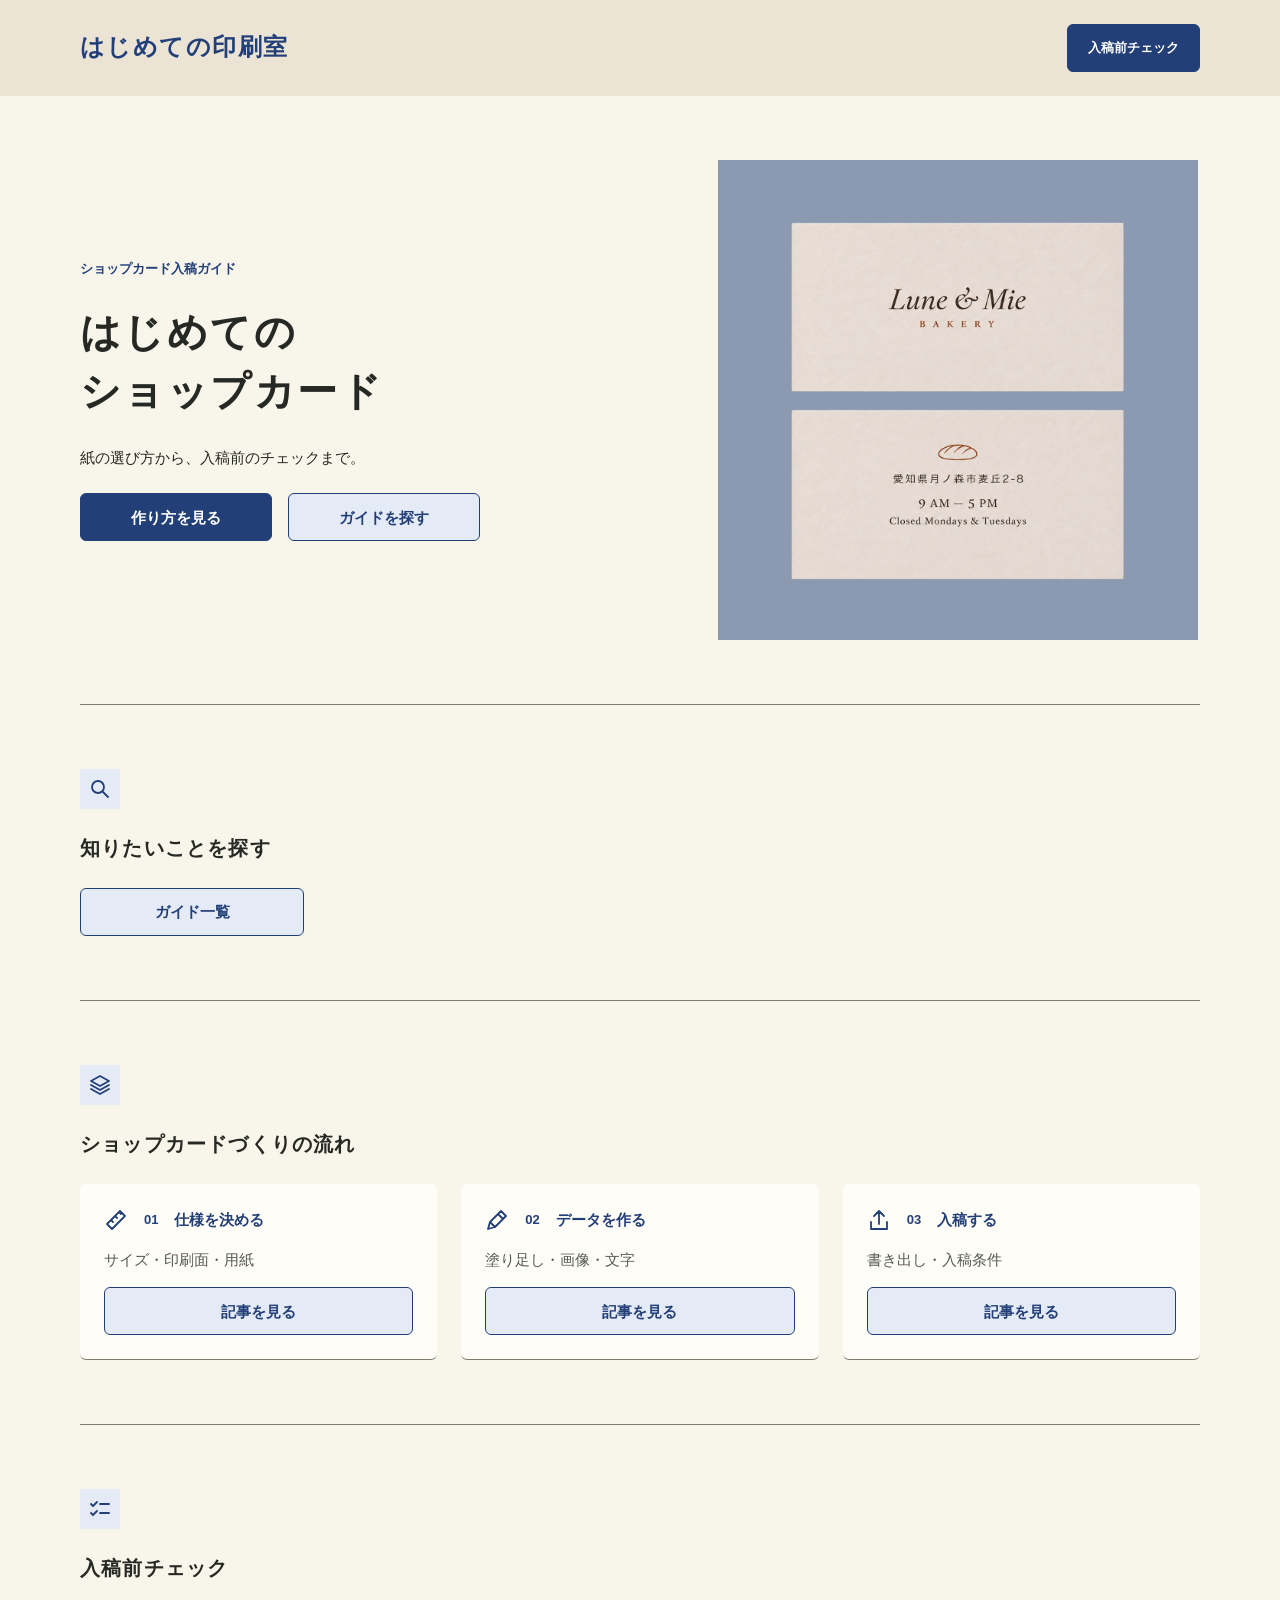
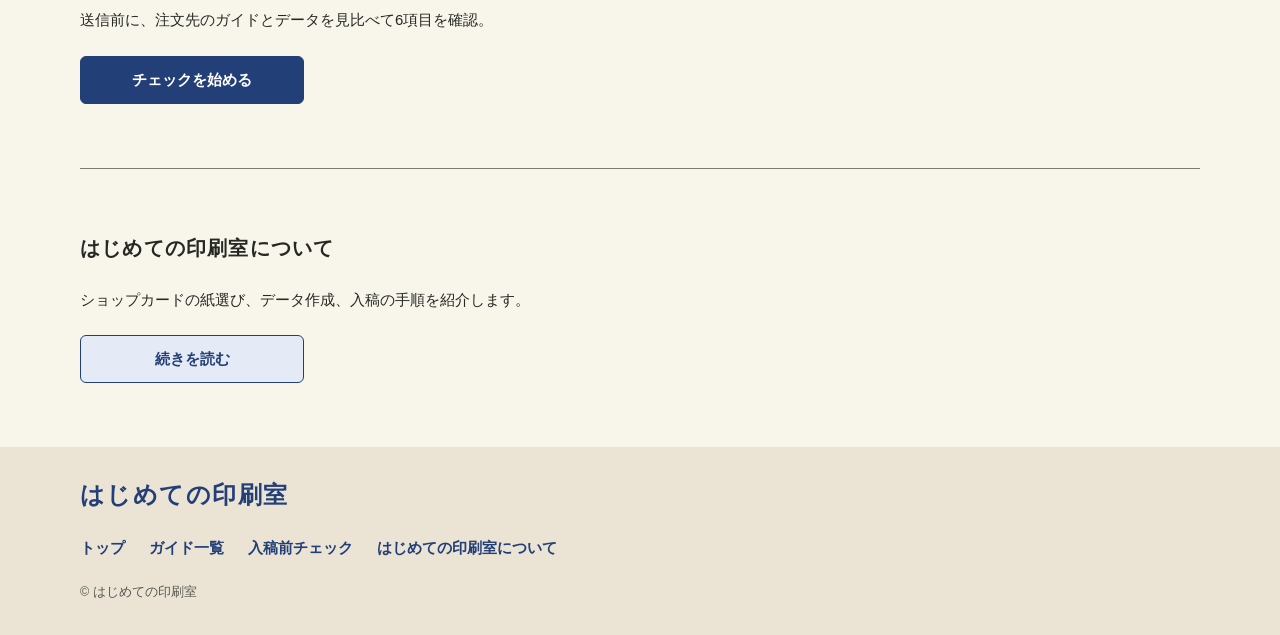
<file: index.html>
<!doctype html>
<html lang="ja">
<head>
  <meta charset="utf-8">
  <meta name="viewport" content="width=device-width, initial-scale=1">
  <meta name="description" content="はじめてショップカードを印刷会社に入稿する人のためのガイド。紙の選び方、データ作成、入稿前の確認を順に紹介します。">
  <title>はじめての印刷室</title>
  <meta property="og:type" content="website">
  <meta property="og:locale" content="ja_JP">
  <meta property="og:site_name" content="はじめての印刷室">
  <meta property="og:title" content="はじめての印刷室">
  <meta property="og:description" content="はじめてショップカードを印刷会社に入稿する人のためのガイド。紙の選び方、データ作成、入稿前の確認を順に紹介します。">
  <meta property="og:url" content="https://coconattsu0723.github.io/print-room/">
  <meta property="og:image" content="https://coconattsu0723.github.io/print-room/assets/images/ogp.png">
  <meta property="og:image:width" content="1200">
  <meta property="og:image:height" content="630">
  <meta property="og:image:alt" content="はじめての印刷室のタイトルと、ショップカードの表裏の見本">
  <meta name="twitter:card" content="summary_large_image">
  <link rel="icon" type="image/svg+xml" href="assets/images/favicon.svg">
  <link rel="stylesheet" href="assets/css/index.css">
</head>
<body>
  <a class="skip-link" href="#main">本文へスキップ</a>
  <svg class="icon-library" aria-hidden="true" xmlns="http://www.w3.org/2000/svg">
    <symbol id="icon-search" viewBox="0 0 24 24"><circle cx="10" cy="10" r="6"/><path d="m15 15 5 5"/></symbol>
    <symbol id="icon-layers" viewBox="0 0 24 24"><path d="m3 8 9-5 9 5-9 5-9-5Zm0 4 9 5 9-5M3 16l9 5 9-5"/></symbol>
    <symbol id="icon-checks" viewBox="0 0 24 24"><path d="m3 7 2 2 4-4m3 2h9M3 16l2 2 4-4m3 2h9"/></symbol>
    <symbol id="icon-ruler" viewBox="0 0 24 24"><path d="m3 16 13-13 5 5L8 21l-5-5Zm4-4 2 2m2-6 2 2m2-6 2 2"/></symbol>
    <symbol id="icon-pencil" viewBox="0 0 24 24"><path d="m3 21 2-7L16 3l5 5L10 19l-7 2Zm10-15 5 5M5 14l5 5"/></symbol>
    <symbol id="icon-upload" viewBox="0 0 24 24"><path d="M12 16V3m-5 5 5-5 5 5M4 14v7h16v-7"/></symbol>
  </svg>
  <header class="site-header">
    <div class="container header-inner">
      <a class="wordmark" href="./">はじめての印刷室</a>
      <a class="button button-primary header-check" href="pages/checklist.html">入稿前チェック</a>
    </div>
  </header>
  <main class="container main-content" id="main" tabindex="-1">
    <section class="hero" aria-labelledby="hero-title">
      <div class="hero-copy">
        <p class="eyebrow">ショップカード入稿ガイド</p>
        <h1 id="hero-title">はじめての<br>ショップカード</h1>
        <p>紙の選び方から、入稿前のチェックまで。</p>
        <div class="hero-actions">
          <a class="button button-primary" href="#workflow">作り方を見る</a>
          <a class="button" href="#find-guide">ガイドを探す</a>
        </div>
      </div>
      <div class="hero-art">
        <img src="assets/images/lune-and-mie-shop-cards.png" width="1254" height="1254" alt="架空のパン屋 Lune &amp; Mie のショップカードの表と裏">
      </div>
    </section>
    <section class="home-section" id="find-guide" aria-labelledby="guide-title">
      <svg class="icon icon-tile" aria-hidden="true"><use href="#icon-search"/></svg>
      <h2 id="guide-title">知りたいことを探す</h2>
      <a class="button section-button" href="pages/guides.html">ガイド一覧</a>
    </section>
    <section class="home-section" id="workflow" aria-labelledby="workflow-title">
      <svg class="icon icon-tile" aria-hidden="true"><use href="#icon-layers"/></svg>
      <h2 id="workflow-title">ショップカードづくりの流れ</h2>
      <ol class="stage-list">
        <li class="stage-card">
          <h3><svg class="icon" aria-hidden="true"><use href="#icon-ruler"/></svg><span class="stage-number">01</span>仕様を決める</h3>
          <p>サイズ・印刷面・用紙</p>
          <a class="button" href="pages/guides.html?stage=specification" aria-label="仕様を決める記事を見る">記事を見る</a>
        </li>
        <li class="stage-card">
          <h3><svg class="icon" aria-hidden="true"><use href="#icon-pencil"/></svg><span class="stage-number">02</span>データを作る</h3>
          <p>塗り足し・画像・文字</p>
          <a class="button" href="pages/guides.html?stage=design" aria-label="データを作る記事を見る">記事を見る</a>
        </li>
        <li class="stage-card">
          <h3><svg class="icon" aria-hidden="true"><use href="#icon-upload"/></svg><span class="stage-number">03</span>入稿する</h3>
          <p>書き出し・入稿条件</p>
          <a class="button" href="pages/guides.html?stage=submission" aria-label="入稿する記事を見る">記事を見る</a>
        </li>
      </ol>
    </section>
    <section class="home-section" aria-labelledby="check-title">
      <svg class="icon icon-tile" aria-hidden="true"><use href="#icon-checks"/></svg>
      <h2 id="check-title">入稿前チェック</h2>
      <p>送信前に、注文先のガイドとデータを見比べて6項目を確認。</p>
      <a class="button button-primary section-button" href="pages/checklist.html">チェックを始める</a>
    </section>
    <section class="home-section" aria-labelledby="about-title">
      <h2 id="about-title">はじめての印刷室について</h2>
      <p>ショップカードの紙選び、データ作成、入稿の手順を紹介します。</p>
      <a class="button section-button" href="pages/about.html" aria-label="はじめての印刷室について続きを読む">続きを読む</a>
    </section>
  </main>
  <footer class="site-footer">
    <div class="container footer-inner">
      <a class="wordmark" href="./">はじめての印刷室</a>
      <nav aria-label="フッターメニュー">
        <ul class="footer-menu">
          <li><a href="./" aria-current="page">トップ</a></li>
          <li><a href="pages/guides.html">ガイド一覧</a></li>
          <li><a href="pages/checklist.html">入稿前チェック</a></li>
          <li><a href="pages/about.html">はじめての印刷室について</a></li>
        </ul>
      </nav>
      <small>© はじめての印刷室</small>
    </div>
  </footer>
</body>
</html>
</file>
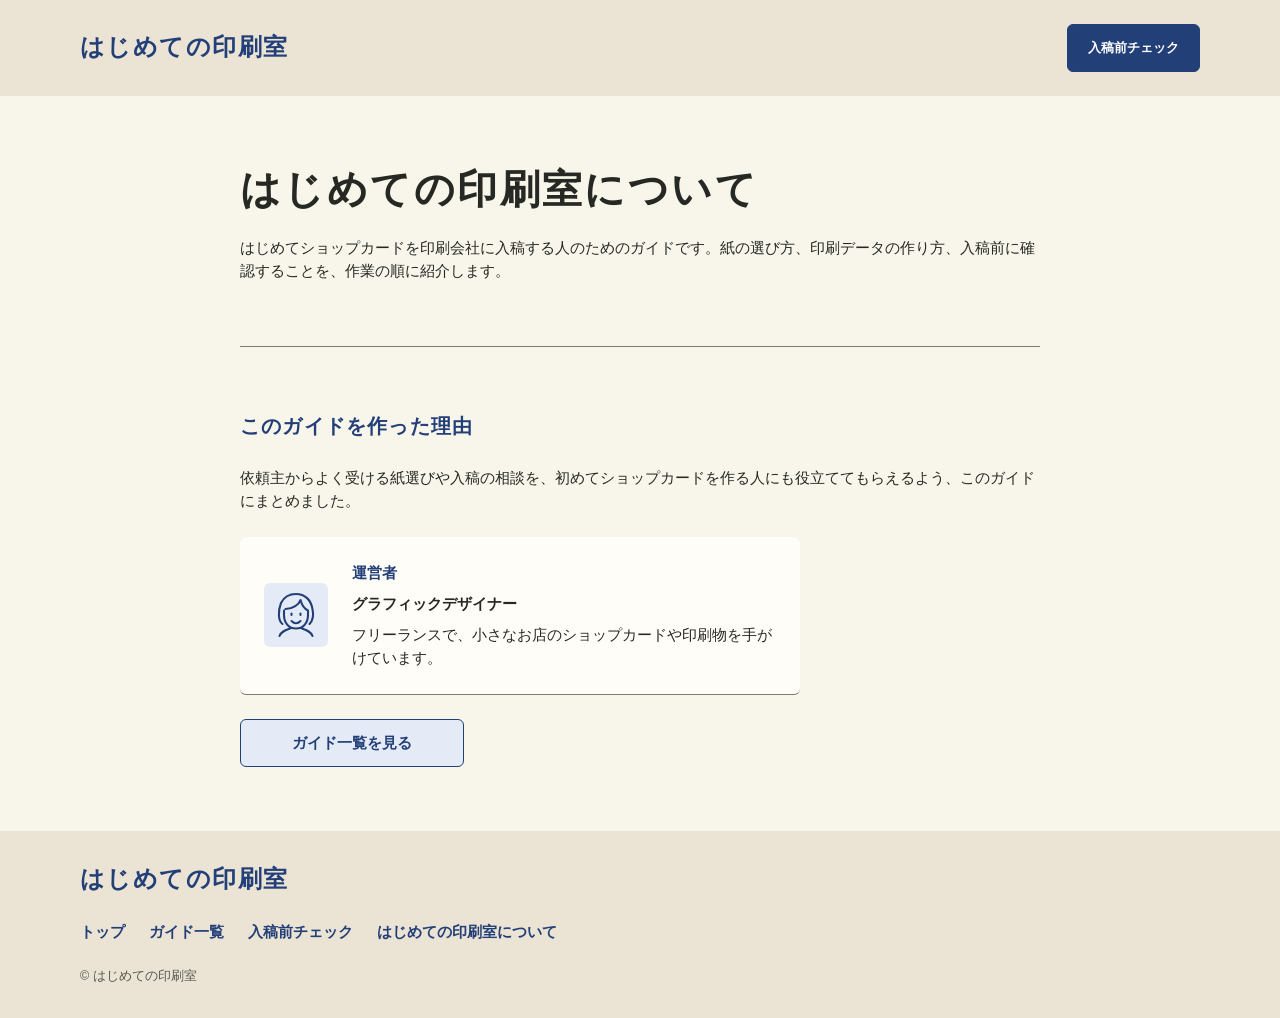
<file: pages/about.html>
<!doctype html>
<html lang="ja">
<head>
  <meta charset="utf-8">
  <meta name="viewport" content="width=device-width, initial-scale=1">
  <meta name="description" content="はじめての印刷室の制作の経緯と運営者を紹介します。">
  <title>はじめての印刷室について | はじめての印刷室</title>
  <meta property="og:type" content="website">
  <meta property="og:locale" content="ja_JP">
  <meta property="og:site_name" content="はじめての印刷室">
  <meta property="og:title" content="はじめての印刷室について">
  <meta property="og:description" content="はじめての印刷室の制作の経緯と運営者を紹介します。">
  <meta property="og:url" content="https://coconattsu0723.github.io/print-room/pages/about.html">
  <meta property="og:image" content="https://coconattsu0723.github.io/print-room/assets/images/ogp.png">
  <meta property="og:image:width" content="1200">
  <meta property="og:image:height" content="630">
  <meta property="og:image:alt" content="はじめての印刷室のタイトルと、ショップカードの表裏の見本">
  <meta name="twitter:card" content="summary_large_image">
  <link rel="icon" type="image/svg+xml" href="../assets/images/favicon.svg">
  <link rel="stylesheet" href="../assets/css/index.css">
  <link rel="stylesheet" href="../assets/css/article.css">
  <link rel="stylesheet" href="../assets/css/about.css">
</head>
<body>
  <a class="skip-link" href="#main">本文へスキップ</a>
  <header class="site-header">
    <div class="container header-inner">
      <a class="wordmark" href="../">はじめての印刷室</a>
      <a class="button button-primary header-check" href="checklist.html">入稿前チェック</a>
    </div>
  </header>
  <main class="container main-content article-content" id="main" tabindex="-1">
    <header class="article-intro">
      <h1>はじめての印刷室について</h1>
      <p>はじめてショップカードを印刷会社に入稿する人のためのガイドです。紙の選び方、印刷データの作り方、入稿前に確認することを、作業の順に紹介します。</p>
    </header>

    <section class="home-section" aria-labelledby="why">
      <h2 id="why" class="article-accent">このガイドを作った理由</h2>
      <p>依頼主からよく受ける紙選びや入稿の相談を、初めてショップカードを作る人にも役立ててもらえるよう、このガイドにまとめました。</p>

      <section class="operator-profile" aria-labelledby="operator">
        <svg class="operator-portrait" viewBox="0 0 32 32" aria-hidden="true">
          <path d="M7 22c-3-2-3-9-1-14 2-4 6-6 10-6 6 0 10 4 11 10 1 5 0 8-2 10m-16-10c5 0 9-3 10-6 1 4 3 6 5 7l0 3c0 5-3 9-8 9-5 0-8-4-8-9l0-3m5 2l0 1m6-1l0 1m-6 4q3 3 6 0m-14 10c1-3 4-4 7-5m15 5c-1-3-4-4-7-5"/>
        </svg>
        <div class="article-stack">
          <h3 id="operator">運営者</h3>
          <p><strong>グラフィックデザイナー</strong></p>
          <p>フリーランスで、小さなお店のショップカードや印刷物を手がけています。</p>
        </div>
      </section>

      <a class="button section-button" href="guides.html">ガイド一覧を見る</a>
    </section>
  </main>
  <footer class="site-footer">
    <div class="container footer-inner">
      <a class="wordmark" href="../">はじめての印刷室</a>
      <nav aria-label="フッターメニュー">
        <ul class="footer-menu">
          <li><a href="../">トップ</a></li>
          <li><a href="guides.html">ガイド一覧</a></li>
          <li><a href="checklist.html">入稿前チェック</a></li>
          <li><a href="about.html" aria-current="page">はじめての印刷室について</a></li>
        </ul>
      </nav>
      <small>© はじめての印刷室</small>
    </div>
  </footer>
</body>
</html>
</file>
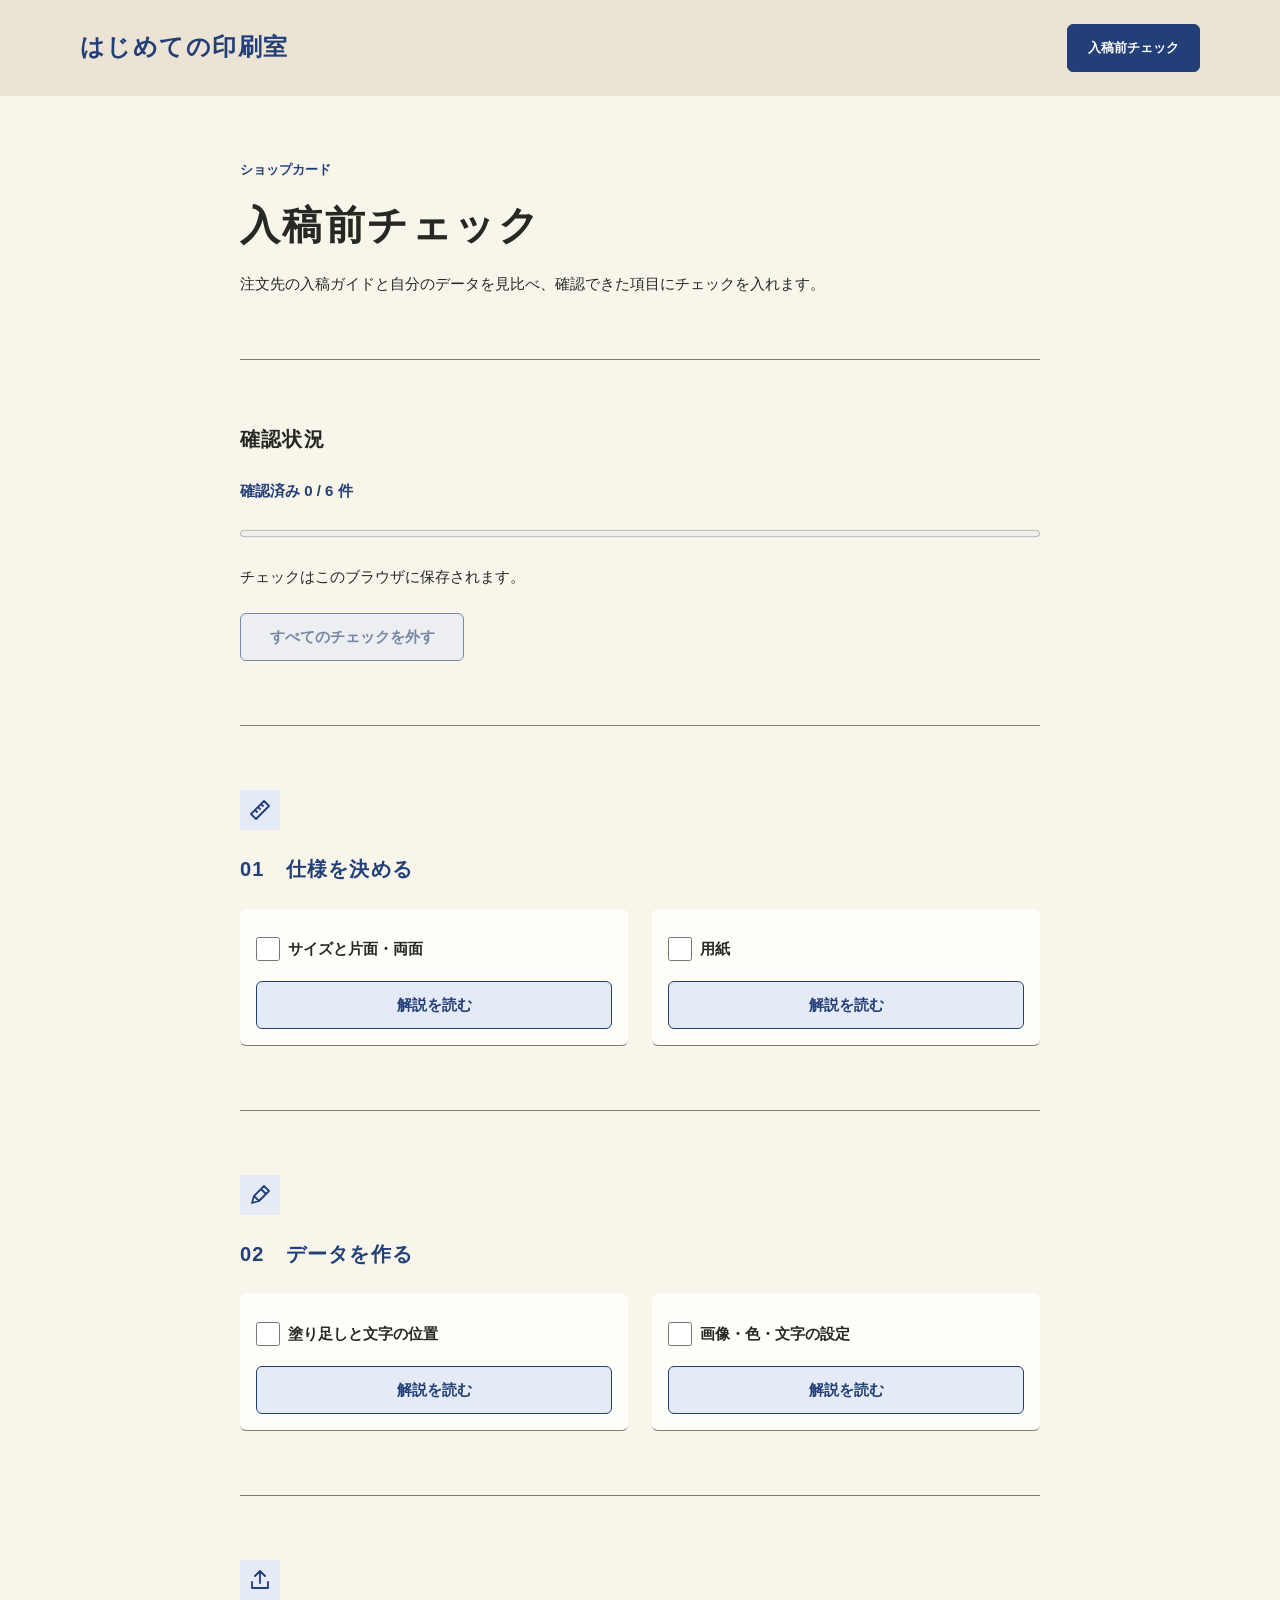
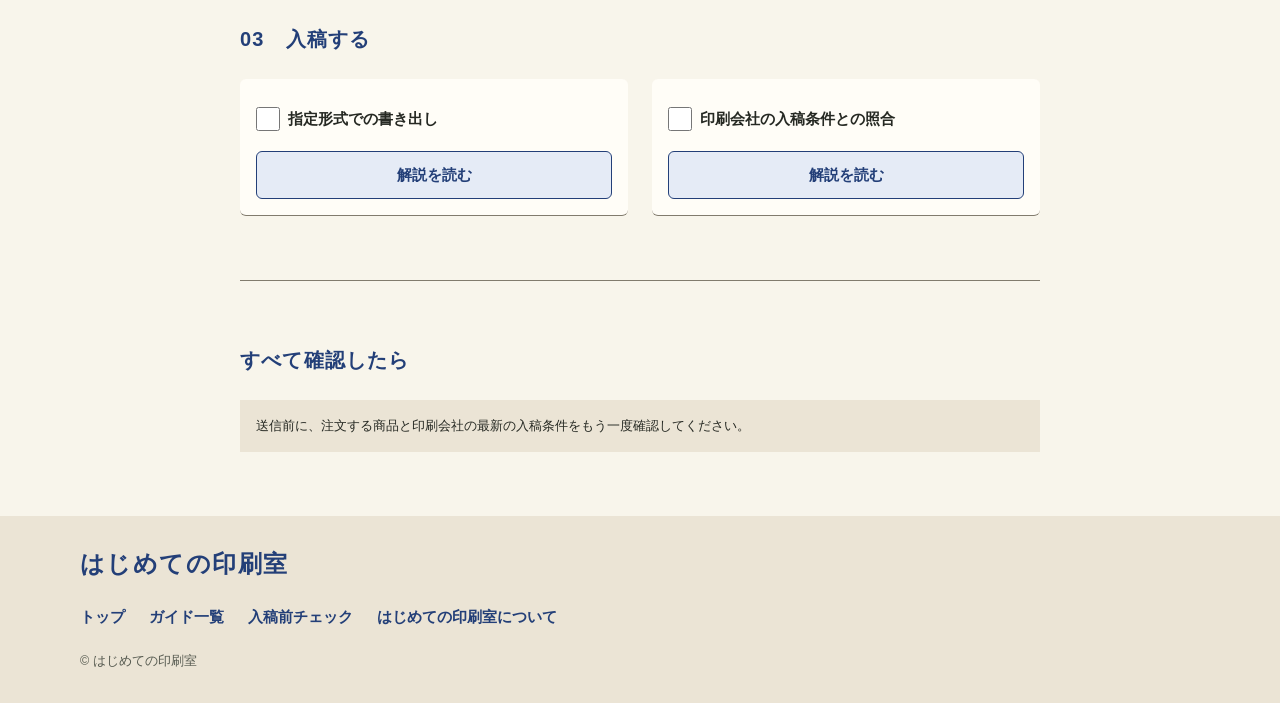
<file: pages/checklist.html>
<!doctype html>
<html lang="ja">
<head>
  <meta charset="utf-8">
  <meta name="viewport" content="width=device-width, initial-scale=1">
  <meta name="description" content="ショップカードの入稿前に確認する6項目のチェックリストです。">
  <title>入稿前チェック | はじめての印刷室</title>
  <meta property="og:type" content="website">
  <meta property="og:locale" content="ja_JP">
  <meta property="og:site_name" content="はじめての印刷室">
  <meta property="og:title" content="入稿前チェック">
  <meta property="og:description" content="ショップカードの入稿前に確認する6項目のチェックリストです。">
  <meta property="og:url" content="https://coconattsu0723.github.io/print-room/pages/checklist.html">
  <meta property="og:image" content="https://coconattsu0723.github.io/print-room/assets/images/ogp.png">
  <meta property="og:image:width" content="1200">
  <meta property="og:image:height" content="630">
  <meta property="og:image:alt" content="はじめての印刷室のタイトルと、ショップカードの表裏の見本">
  <meta name="twitter:card" content="summary_large_image">
  <link rel="icon" type="image/svg+xml" href="../assets/images/favicon.svg">
  <link rel="stylesheet" href="../assets/css/index.css">
  <link rel="stylesheet" href="../assets/css/article.css">
  <link rel="stylesheet" href="../assets/css/checklist.css">
  <script src="../assets/js/checklist.js" defer></script>
</head>
<body>
  <a class="skip-link" href="#main">本文へスキップ</a>
  <header class="site-header">
    <div class="container header-inner">
      <a class="wordmark" href="../">はじめての印刷室</a>
      <a class="button button-primary header-check" href="checklist.html" aria-current="page">入稿前チェック</a>
    </div>
  </header>
  <main class="container main-content article-content" id="main" tabindex="-1">
    <header class="article-intro">
      <p class="eyebrow">ショップカード</p>
      <h1>入稿前チェック</h1>
      <p>注文先の入稿ガイドと自分のデータを見比べ、確認できた項目にチェックを入れます。</p>
    </header>
    <section class="home-section" aria-labelledby="check-progress">
      <h2 id="check-progress">確認状況</h2>
      <p id="check-count" role="status">確認済み 0 / 6 件</p>
      <progress id="check-meter" aria-labelledby="check-progress" value="0" max="6"></progress>
      <p id="check-storage">チェックはこのブラウザに保存されます。</p>
      <button class="button section-button check-reset" type="button" hidden>すべてのチェックを外す</button>
      <noscript><p>チェックの保存にはJavaScriptが必要です。</p></noscript>
    </section>
    <section class="home-section" aria-labelledby="check-stage-1">
      <svg class="icon icon-tile" viewBox="0 0 24 24" aria-hidden="true"><path d="M3 16l13-13 5 5-13 13z m7-7l2 2m1-5l2 2m-8 4l2 2"/></svg>
      <h2 id="check-stage-1" class="article-accent">01　仕様を決める</h2>
      <ul class="check-grid" role="list">
        <li class="check-card">
          <label class="check-label"><input type="checkbox" id="size-and-sides"> サイズと片面・両面</label>
          <a class="button" href="articles/size-and-sides.html#checklist" aria-label="サイズと片面・両面の解説を読む">解説を読む</a>
        </li>
        <li class="check-card">
          <label class="check-label"><input type="checkbox" id="paper"> 用紙</label>
          <a class="button" href="articles/paper.html#checklist" aria-label="用紙の解説を読む">解説を読む</a>
        </li>
      </ul>
    </section>
    <section class="home-section" aria-labelledby="check-stage-2">
      <svg class="icon icon-tile" viewBox="0 0 24 24" aria-hidden="true"><path d="M4 20l2-7 10-10 5 5-10 10z m9-14l5 5m-12 2l5 5"/></svg>
      <h2 id="check-stage-2" class="article-accent">02　データを作る</h2>
      <ul class="check-grid" role="list">
        <li class="check-card">
          <label class="check-label"><input type="checkbox" id="bleed-and-text"> 塗り足しと文字の位置</label>
          <a class="button" href="articles/bleed-and-text.html#checklist" aria-label="塗り足しと文字の位置の解説を読む">解説を読む</a>
        </li>
        <li class="check-card">
          <label class="check-label"><input type="checkbox" id="image-color-text"> 画像・色・文字の設定</label>
          <a class="button" href="articles/image-color-text.html#checklist" aria-label="画像・色・文字の設定の解説を読む">解説を読む</a>
        </li>
      </ul>
    </section>
    <section class="home-section" aria-labelledby="check-stage-3">
      <svg class="icon icon-tile" viewBox="0 0 24 24" aria-hidden="true"><path d="M12 15v-12m-5 5l5-5 5 5m-13 6v6h16v-6"/></svg>
      <h2 id="check-stage-3" class="article-accent">03　入稿する</h2>
      <ul class="check-grid" role="list">
        <li class="check-card">
          <label class="check-label"><input type="checkbox" id="export"> 指定形式での書き出し</label>
          <a class="button" href="articles/export.html#checklist" aria-label="指定形式での書き出しの解説を読む">解説を読む</a>
        </li>
        <li class="check-card">
          <label class="check-label"><input type="checkbox" id="submission-requirements"> 印刷会社の入稿条件との照合</label>
          <a class="button" href="articles/submission-requirements.html#checklist" aria-label="印刷会社の入稿条件との照合の解説を読む">解説を読む</a>
        </li>
      </ul>
    </section>
    <section class="home-section" aria-labelledby="before-send">
      <h2 id="before-send" class="article-accent">すべて確認したら</h2>
      <p class="article-note">送信前に、注文する商品と印刷会社の最新の入稿条件をもう一度確認してください。</p>
    </section>
  </main>
  <footer class="site-footer">
    <div class="container footer-inner">
      <a class="wordmark" href="../">はじめての印刷室</a>
      <nav aria-label="フッターメニュー">
        <ul class="footer-menu">
          <li><a href="../">トップ</a></li>
          <li><a href="guides.html">ガイド一覧</a></li>
          <li><a href="checklist.html">入稿前チェック</a></li>
          <li><a href="about.html">はじめての印刷室について</a></li>
        </ul>
      </nav>
      <small>© はじめての印刷室</small>
    </div>
  </footer>
</body>
</html>
</file>
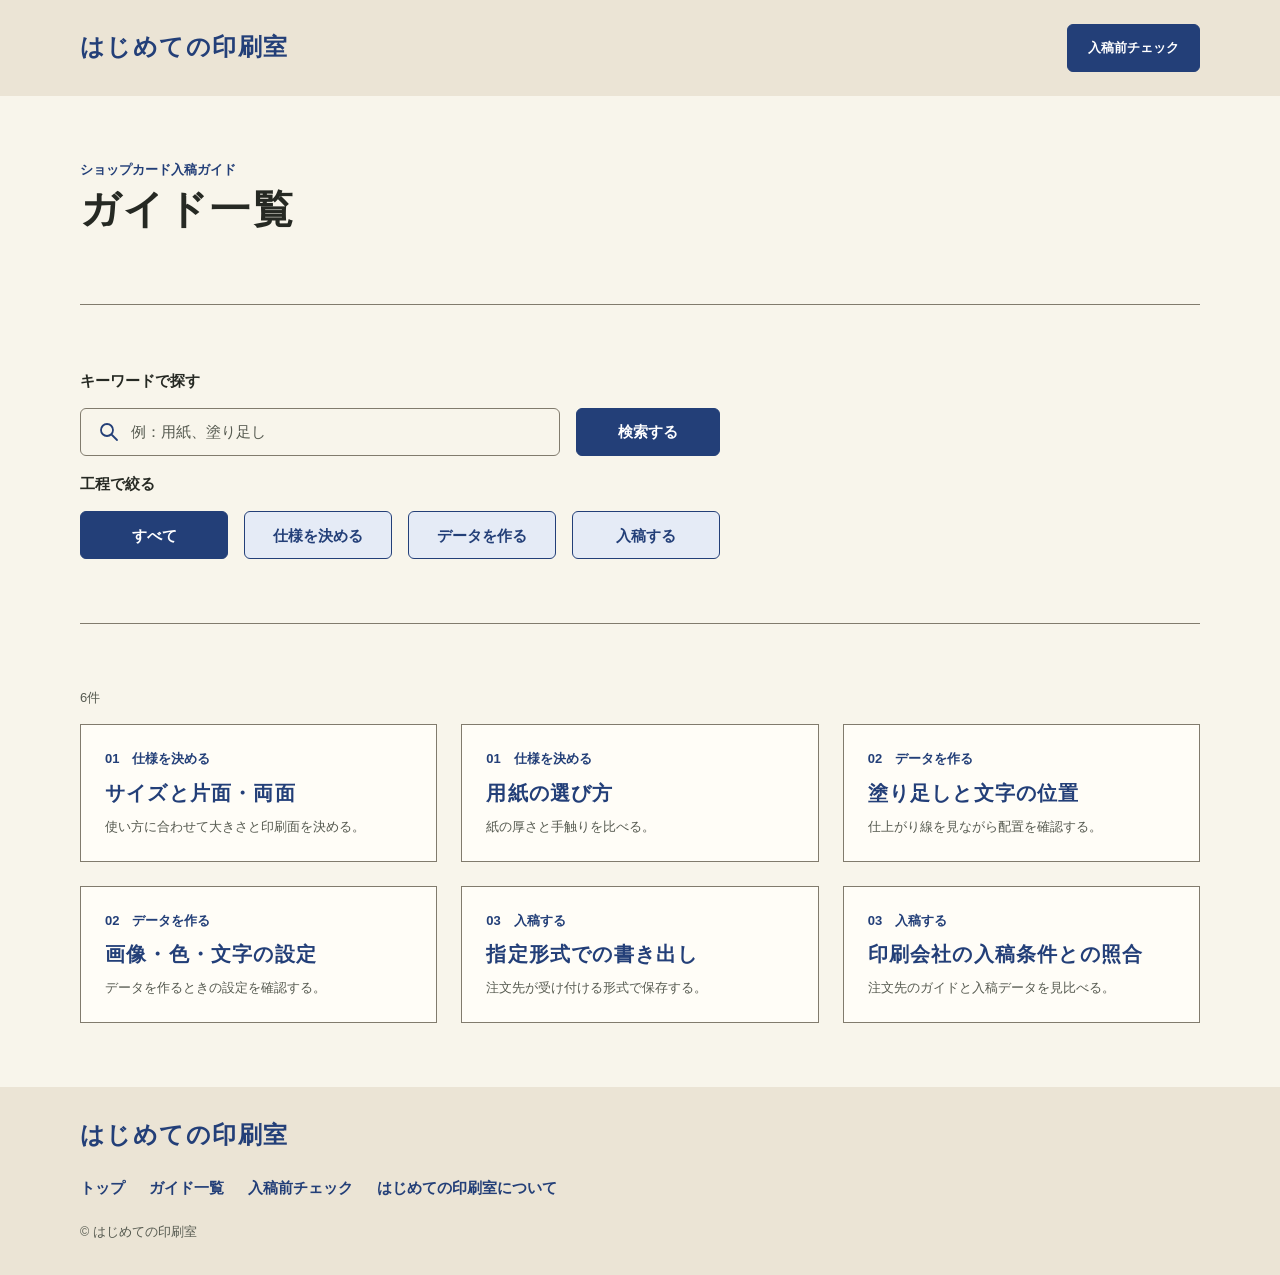
<file: pages/guides.html>
<!doctype html>
<html lang="ja">
<head>
  <meta charset="utf-8">
  <meta name="viewport" content="width=device-width, initial-scale=1">
  <meta name="description" content="ショップカードづくりのガイドを、キーワードや工程から探せます。">
  <title>ガイド一覧 | はじめての印刷室</title>
  <meta property="og:type" content="website">
  <meta property="og:locale" content="ja_JP">
  <meta property="og:site_name" content="はじめての印刷室">
  <meta property="og:title" content="ガイド一覧">
  <meta property="og:description" content="ショップカードづくりのガイドを、キーワードや工程から探せます。">
  <meta property="og:url" content="https://coconattsu0723.github.io/print-room/pages/guides.html">
  <meta property="og:image" content="https://coconattsu0723.github.io/print-room/assets/images/ogp.png">
  <meta property="og:image:width" content="1200">
  <meta property="og:image:height" content="630">
  <meta property="og:image:alt" content="はじめての印刷室のタイトルと、ショップカードの表裏の見本">
  <meta name="twitter:card" content="summary_large_image">
  <link rel="icon" type="image/svg+xml" href="../assets/images/favicon.svg">
  <link rel="stylesheet" href="../assets/css/index.css">
  <link rel="stylesheet" href="../assets/css/guides.css">
  <script src="../assets/js/guides.js" defer></script>
</head>
<body>
  <a class="skip-link" href="#main">本文へスキップ</a>
  <header class="site-header">
    <div class="container header-inner">
      <a class="wordmark" href="../">はじめての印刷室</a>
      <a class="button button-primary header-check" href="checklist.html">入稿前チェック</a>
    </div>
  </header>
  <main class="container main-content" id="main" tabindex="-1">
    <p class="eyebrow">ショップカード入稿ガイド</p>
    <h1>ガイド一覧</h1>

    <section class="home-section" id="guide-controls" aria-label="ガイドを探す" hidden>
      <form class="guide-search" role="search" action="guides.html">
        <label for="guide-query">キーワードで探す</label>
        <div class="search-row">
          <div class="search-field">
            <svg class="icon" viewBox="0 0 24 24" aria-hidden="true"><circle cx="10" cy="10" r="6"/><path d="m15 15 5 5"/></svg>
            <input id="guide-query" name="q" type="search" placeholder="例：用紙、塗り足し">
          </div>
          <button class="button button-primary" type="submit">検索する</button>
        </div>
        <fieldset>
          <legend>工程で絞る</legend>
          <div class="stage-filters">
            <label><input type="radio" name="stage" value="" checked><span class="button">すべて</span></label>
            <label><input type="radio" name="stage" value="specification"><span class="button">仕様を決める</span></label>
            <label><input type="radio" name="stage" value="design"><span class="button">データを作る</span></label>
            <label><input type="radio" name="stage" value="submission"><span class="button">入稿する</span></label>
          </div>
        </fieldset>
      </form>
    </section>

    <section class="home-section guide-results" aria-label="ガイドの検索結果">
      <p class="guide-count" role="status">6件</p>
      <ul class="guide-grid" role="list">
        <li class="guide-card" data-stage="specification" data-keywords="寸法 片面 両面 表 裏 QRコード">
          <p class="eyebrow">01　仕様を決める</p>
          <h2><a href="articles/size-and-sides.html">サイズと片面・両面</a></h2>
          <p>使い方に合わせて大きさと印刷面を決める。</p>
        </li>
        <li class="guide-card" data-stage="specification" data-keywords="紙 コート マット 上質紙 光沢 厚さ サンプル">
          <p class="eyebrow">01　仕様を決める</p>
          <h2><a href="articles/paper.html">用紙の選び方</a></h2>
          <p>紙の厚さと手触りを比べる。</p>
        </li>
        <li class="guide-card" data-stage="design" data-keywords="塗り足し トンボ 仕上がり線 余白 ロゴ">
          <p class="eyebrow">02　データを作る</p>
          <h2><a href="articles/bleed-and-text.html">塗り足しと文字の位置</a></h2>
          <p>仕上がり線を見ながら配置を確認する。</p>
        </li>
        <li class="guide-card" data-stage="design" data-keywords="画像 写真 解像度 CMYK RGB フォント アウトライン">
          <p class="eyebrow">02　データを作る</p>
          <h2><a href="articles/image-color-text.html">画像・色・文字の設定</a></h2>
          <p>データを作るときの設定を確認する。</p>
        </li>
        <li class="guide-card" data-stage="submission" data-keywords="PDF 保存 ファイル形式 表裏">
          <p class="eyebrow">03　入稿する</p>
          <h2><a href="articles/export.html">指定形式での書き出し</a></h2>
          <p>注文先が受け付ける形式で保存する。</p>
        </li>
        <li class="guide-card" data-stage="submission" data-keywords="印刷会社 入稿条件 チェック ファイル 注文">
          <p class="eyebrow">03　入稿する</p>
          <h2><a href="articles/submission-requirements.html">印刷会社の入稿条件との照合</a></h2>
          <p>注文先のガイドと入稿データを見比べる。</p>
        </li>
      </ul>
      <div class="guide-empty" hidden>
        <h2>記事が見つかりませんでした</h2>
        <p>キーワードや工程を変えて探せます。</p>
        <button class="button section-button" type="button" id="clear-filters">条件を解除</button>
      </div>
    </section>
  </main>
  <footer class="site-footer">
    <div class="container footer-inner">
      <a class="wordmark" href="../">はじめての印刷室</a>
      <nav aria-label="フッターメニュー">
        <ul class="footer-menu">
          <li><a href="../">トップ</a></li>
          <li><a href="guides.html" aria-current="page">ガイド一覧</a></li>
          <li><a href="checklist.html">入稿前チェック</a></li>
          <li><a href="about.html">はじめての印刷室について</a></li>
        </ul>
      </nav>
      <small>© はじめての印刷室</small>
    </div>
  </footer>
</body>
</html>
</file>
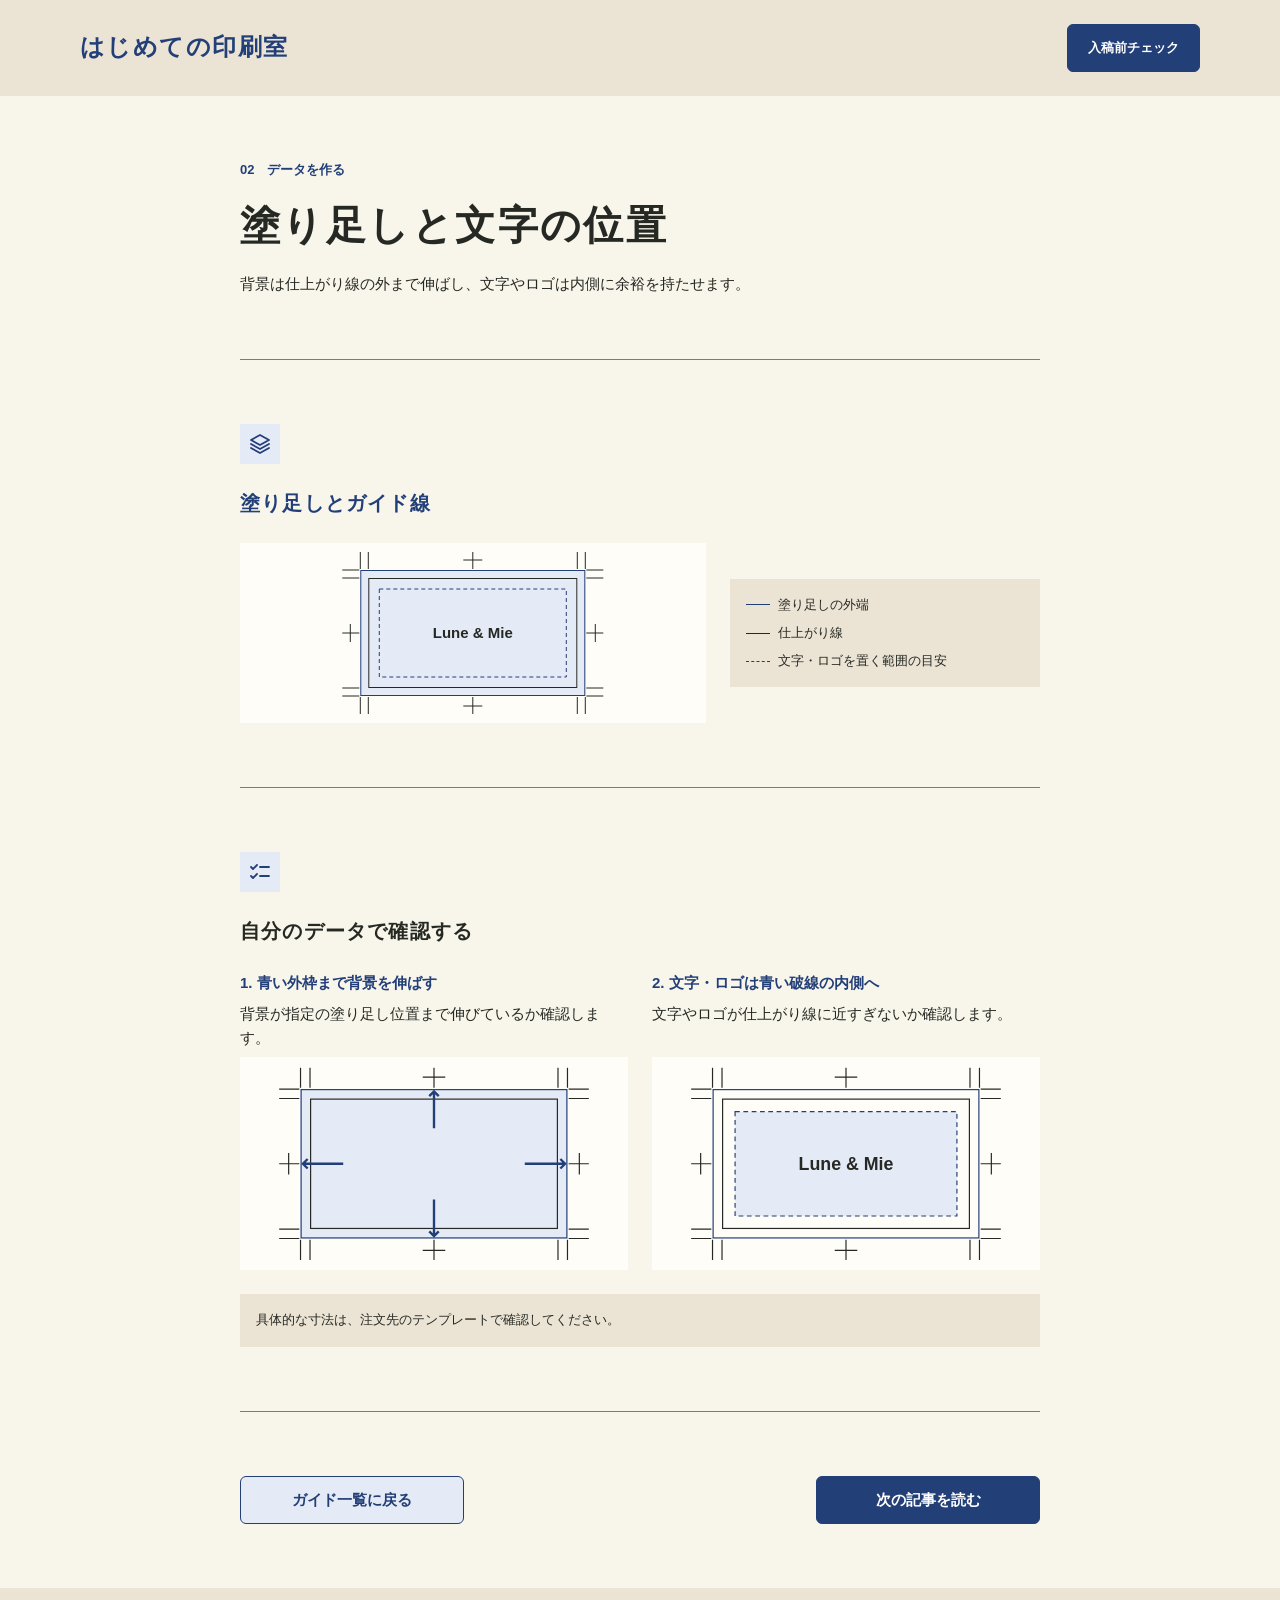
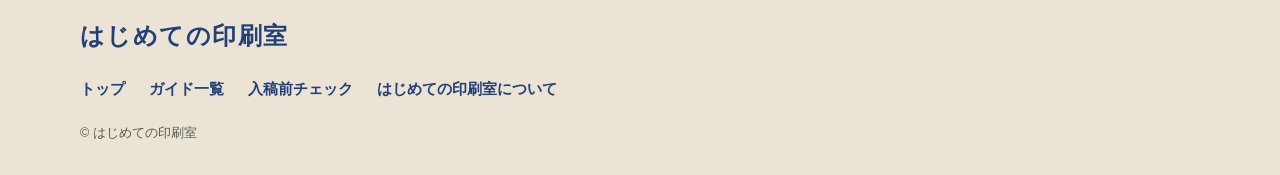
<file: pages/articles/bleed-and-text.html>
<!doctype html>
<html lang="ja">
<head>
  <meta charset="utf-8">
  <meta name="viewport" content="width=device-width, initial-scale=1">
  <meta name="description" content="ショップカードの塗り足しと、文字やロゴを置く範囲を図で確認できます。">
  <title>塗り足しと文字の位置 | はじめての印刷室</title>
  <meta property="og:type" content="article">
  <meta property="og:locale" content="ja_JP">
  <meta property="og:site_name" content="はじめての印刷室">
  <meta property="og:title" content="塗り足しと文字の位置">
  <meta property="og:description" content="ショップカードの塗り足しと、文字やロゴを置く範囲を図で確認できます。">
  <meta property="og:url" content="https://coconattsu0723.github.io/print-room/pages/articles/bleed-and-text.html">
  <meta property="og:image" content="https://coconattsu0723.github.io/print-room/assets/images/ogp.png">
  <meta property="og:image:width" content="1200">
  <meta property="og:image:height" content="630">
  <meta property="og:image:alt" content="はじめての印刷室のタイトルと、ショップカードの表裏の見本">
  <meta name="twitter:card" content="summary_large_image">
  <link rel="icon" type="image/svg+xml" href="../../assets/images/favicon.svg">
  <link rel="stylesheet" href="../../assets/css/index.css">
  <link rel="stylesheet" href="../../assets/css/article.css">
</head>
<body>
  <a class="skip-link" href="#main">本文へスキップ</a>
  <header class="site-header">
    <div class="container header-inner">
      <a class="wordmark" href="../../">はじめての印刷室</a>
      <a class="button button-primary header-check" href="../checklist.html">入稿前チェック</a>
    </div>
  </header>
  <main class="container main-content article-content" id="main" tabindex="-1">
    <article id="checklist">
      <header class="article-intro">
        <p class="eyebrow">02　データを作る</p>
        <h1>塗り足しと文字の位置</h1>
        <p>背景は仕上がり線の外まで伸ばし、文字やロゴは内側に余裕を持たせます。</p>
      </header>

      <section class="home-section" aria-labelledby="bleed-guides">
        <svg class="icon icon-tile" viewBox="0 0 24 24" aria-hidden="true"><path d="m3 8 9-5 9 5-9 5-9-5Zm0 4 9 5 9-5M3 16l9 5 9-5"/></svg>
        <h2 id="bleed-guides" class="article-accent">塗り足しとガイド線</h2>
        <div class="bleed-overview">
          <svg class="article-diagram" viewBox="0 0 327 180" role="img" aria-label="外側から、塗り足しの外端、仕上がり線、文字やロゴを置く範囲の目安を示した図">
            <defs>
              <g id="print-guides">
                <rect class="diagram-line" x="51.5" y="27.5" width="224" height="125"/>
                <rect class="diagram-trim" x="59.5" y="35.5" width="208" height="109"/>
                <path class="diagram-trim" transform="translate(24)" d="M9 27h17m-17 8h17m1-26v17m8-17v17m218 1h17m-17 8h17m-26-26v17m8-17v17m-243 119h17m-17 8h17m1 1v17m8-17v17m218-26h17m-17 8h17m-26 1v17m8-17v17m-112.5-162v17m-9.5-9h19m-9.5 137v17m-9.5-8h19m-140-73h17m-9-9v18m236-9h17m-8-9v18"/>
              </g>
            </defs>
            <rect class="diagram-tint" x="51" y="27" width="225" height="126"/>
            <use href="#print-guides"/>
            <rect class="diagram-line diagram-safe" x="70" y="46" width="187" height="88"/>
            <text class="diagram-wordmark" x="163.5" y="95">Lune &amp; Mie</text>
          </svg>
          <ul class="article-note guide-legend" role="list">
            <li><span aria-hidden="true"></span>塗り足しの外端</li>
            <li><span class="legend-trim" aria-hidden="true"></span>仕上がり線</li>
            <li><span class="legend-safe" aria-hidden="true"></span>文字・ロゴを置く範囲の目安</li>
          </ul>
        </div>
      </section>

      <section class="home-section" aria-labelledby="bleed-steps">
        <svg class="icon icon-tile" viewBox="0 0 24 24" aria-hidden="true"><path d="m3 7 2 2 4-4m3 2h9M3 16l2 2 4-4m3 2h9"/></svg>
        <h2 id="bleed-steps">自分のデータで確認する</h2>
        <ol class="article-columns article-steps" role="list">
          <li class="article-stack">
            <h3>1. 青い外枠まで背景を伸ばす</h3>
            <p>背景が指定の塗り足し位置まで伸びているか確認します。</p>
            <svg class="article-diagram" viewBox="0 0 327 180" role="img" aria-label="仕上がり線を越えて、背景を外側の青い線まで伸ばす図">
              <rect class="diagram-tint" x="51" y="27" width="225" height="126"/>
              <use href="#print-guides"/>
              <path class="diagram-line diagram-arrows" transform="translate(24)" d="M139.5 60v-31m-4 4 4-4 4 4m-4 87v31m-4-4 4 4 4-4m-80.5-57h-34m4-4-4 4 4 4m183-4h34m-4-4 4 4-4 4"/>
            </svg>
          </li>
          <li class="article-stack">
            <h3>2. 文字・ロゴは青い破線の内側へ</h3>
            <p>文字やロゴが仕上がり線に近すぎないか確認します。</p>
            <svg class="article-diagram" viewBox="0 0 327 180" role="img" aria-label="店名を仕上がり線から離し、青い破線の内側に置いた図">
              <use href="#print-guides"/>
              <rect class="diagram-shape diagram-safe" x="70" y="46" width="187" height="88"/>
              <text class="diagram-wordmark" x="163.5" y="95">Lune &amp; Mie</text>
            </svg>
          </li>
        </ol>
        <aside class="article-note" aria-label="寸法の注意書き">
          <p>具体的な寸法は、注文先のテンプレートで確認してください。</p>
        </aside>
      </section>

      <nav class="home-section article-actions" aria-label="記事ナビゲーション">
        <a class="button button-primary section-button checklist-return" href="../checklist.html#bleed-and-text">チェック項目に戻る</a>
        <a class="button section-button guide-return" href="../guides.html">ガイド一覧に戻る</a>
        <a class="button button-primary section-button" href="image-color-text.html">次の記事を読む</a>
      </nav>
    </article>
  </main>
  <footer class="site-footer">
    <div class="container footer-inner">
      <a class="wordmark" href="../../">はじめての印刷室</a>
      <nav aria-label="フッターメニュー">
        <ul class="footer-menu">
          <li><a href="../../">トップ</a></li>
          <li><a href="../guides.html">ガイド一覧</a></li>
          <li><a href="../checklist.html">入稿前チェック</a></li>
          <li><a href="../about.html">はじめての印刷室について</a></li>
        </ul>
      </nav>
      <small>© はじめての印刷室</small>
    </div>
  </footer>
</body>
</html>
</file>
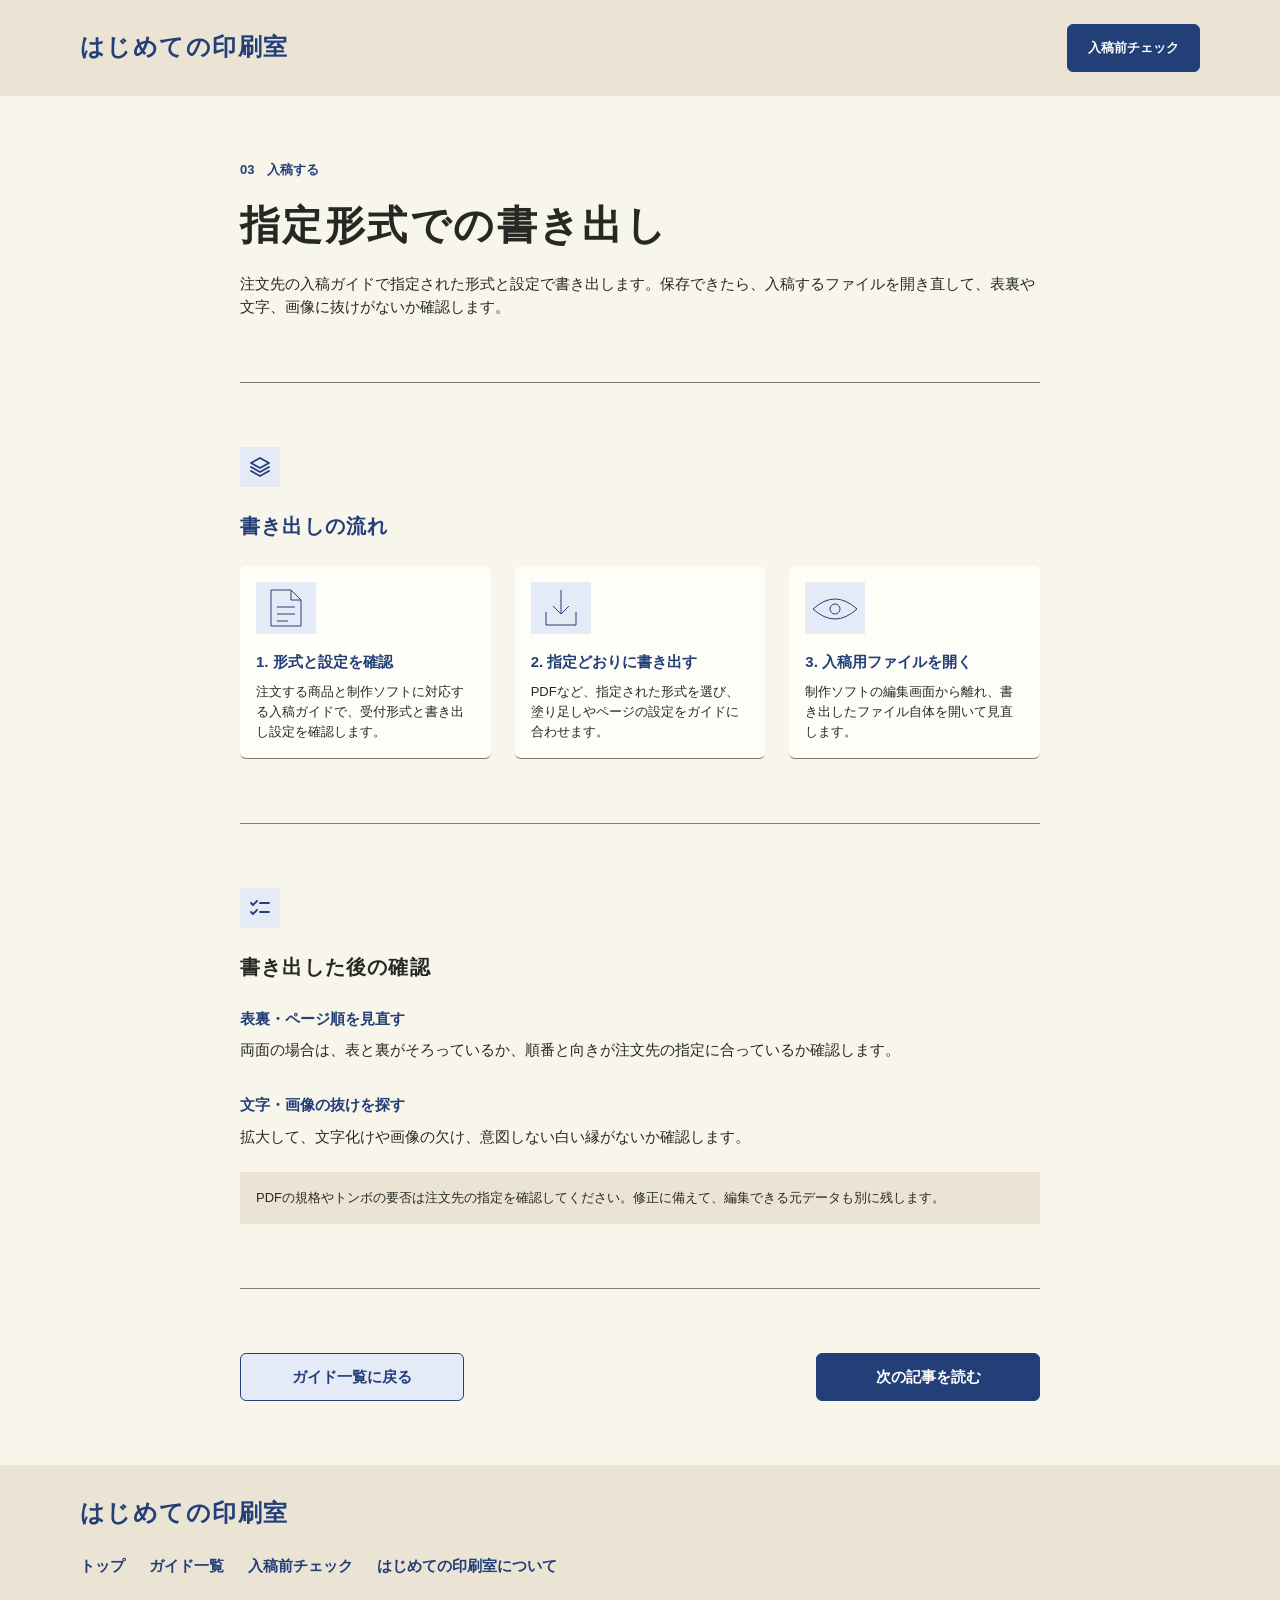
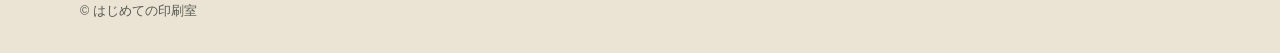
<file: pages/articles/export.html>
<!doctype html>
<html lang="ja">
<head>
  <meta charset="utf-8">
  <meta name="viewport" content="width=device-width, initial-scale=1">
  <meta name="description" content="ショップカードの入稿用ファイルを書き出し、表裏や文字、画像を確認する手順を紹介します。">
  <title>指定形式での書き出し | はじめての印刷室</title>
  <meta property="og:type" content="article">
  <meta property="og:locale" content="ja_JP">
  <meta property="og:site_name" content="はじめての印刷室">
  <meta property="og:title" content="指定形式での書き出し">
  <meta property="og:description" content="ショップカードの入稿用ファイルを書き出し、表裏や文字、画像を確認する手順を紹介します。">
  <meta property="og:url" content="https://coconattsu0723.github.io/print-room/pages/articles/export.html">
  <meta property="og:image" content="https://coconattsu0723.github.io/print-room/assets/images/ogp.png">
  <meta property="og:image:width" content="1200">
  <meta property="og:image:height" content="630">
  <meta property="og:image:alt" content="はじめての印刷室のタイトルと、ショップカードの表裏の見本">
  <meta name="twitter:card" content="summary_large_image">
  <link rel="icon" type="image/svg+xml" href="../../assets/images/favicon.svg">
  <link rel="stylesheet" href="../../assets/css/index.css">
  <link rel="stylesheet" href="../../assets/css/article.css">
</head>
<body>
  <a class="skip-link" href="#main">本文へスキップ</a>
  <header class="site-header">
    <div class="container header-inner">
      <a class="wordmark" href="../../">はじめての印刷室</a>
      <a class="button button-primary header-check" href="../checklist.html">入稿前チェック</a>
    </div>
  </header>
  <main class="container main-content article-content" id="main" tabindex="-1">
    <article id="checklist">
      <header class="article-intro">
        <p class="eyebrow">03　入稿する</p>
        <h1>指定形式での書き出し</h1>
        <p>注文先の入稿ガイドで指定された形式と設定で書き出します。保存できたら、入稿するファイルを開き直して、表裏や文字、画像に抜けがないか確認します。</p>
      </header>

      <section class="home-section" aria-labelledby="settings">
        <svg class="icon icon-tile" viewBox="0 0 24 24" aria-hidden="true"><path d="m3 8 9-5 9 5-9 5-9-5Zm0 4 9 5 9-5M3 16l9 5 9-5"/></svg>
        <h2 id="settings" class="article-accent">書き出しの流れ</h2>
        <ol class="article-card-grid" role="list">
          <li class="article-card article-card-illustrated">
            <svg class="article-card-icon" viewBox="0 0 60 52" aria-hidden="true"><path d="M15 8h20l10 10v26h-30z m20 0v10h10m-24 7h18m-18 7h18m-18 7h11"/></svg>
            <div class="article-stack">
              <h3>1. 形式と設定を確認</h3>
              <p>注文する商品と制作ソフトに対応する入稿ガイドで、受付形式と書き出し設定を確認します。</p>
            </div>
          </li>
          <li class="article-card article-card-illustrated">
            <svg class="article-card-icon" viewBox="0 0 60 52" aria-hidden="true"><path d="M30 8v24m-8-8l8 8 8-8m-23 6v13h30v-13"/></svg>
            <div class="article-stack">
              <h3>2. 指定どおりに書き出す</h3>
              <p>PDFなど、指定された形式を選び、塗り足しやページの設定をガイドに合わせます。</p>
            </div>
          </li>
          <li class="article-card article-card-illustrated">
            <svg class="article-card-icon" viewBox="0 0 60 52" aria-hidden="true"><path d="M8 27q22-20 44 0-22 20-44 0z m17 0a5 5 0 1 0 10 0 5 5 0 1 0-10 0z"/></svg>
            <div class="article-stack">
              <h3>3. 入稿用ファイルを開く</h3>
              <p>制作ソフトの編集画面から離れ、書き出したファイル自体を開いて見直します。</p>
            </div>
          </li>
        </ol>
      </section>

      <section class="home-section" aria-labelledby="check-settings">
        <svg class="icon icon-tile" viewBox="0 0 24 24" aria-hidden="true"><path d="m3 7 2 2 4-4m3 2h9M3 16l2 2 4-4m3 2h9"/></svg>
        <h2 id="check-settings">書き出した後の確認</h2>
        <ol class="article-steps article-step-list" role="list">
          <li class="article-stack">
            <h3>表裏・ページ順を見直す</h3>
            <p>両面の場合は、表と裏がそろっているか、順番と向きが注文先の指定に合っているか確認します。</p>
          </li>
          <li class="article-stack">
            <h3>文字・画像の抜けを探す</h3>
            <p>拡大して、文字化けや画像の欠け、意図しない白い縁がないか確認します。</p>
          </li>
        </ol>
        <aside class="article-note" aria-label="書き出し設定と元データについての注意書き">
          <p>PDFの規格やトンボの要否は注文先の指定を確認してください。修正に備えて、編集できる元データも別に残します。</p>
        </aside>
      </section>

      <nav class="home-section article-actions" aria-label="記事ナビゲーション">
        <a class="button button-primary section-button checklist-return" href="../checklist.html#export">チェック項目に戻る</a>
        <a class="button section-button guide-return" href="../guides.html">ガイド一覧に戻る</a>
        <a class="button button-primary section-button" href="submission-requirements.html">次の記事を読む</a>
      </nav>
    </article>
  </main>
  <footer class="site-footer">
    <div class="container footer-inner">
      <a class="wordmark" href="../../">はじめての印刷室</a>
      <nav aria-label="フッターメニュー">
        <ul class="footer-menu">
          <li><a href="../../">トップ</a></li>
          <li><a href="../guides.html">ガイド一覧</a></li>
          <li><a href="../checklist.html">入稿前チェック</a></li>
          <li><a href="../about.html">はじめての印刷室について</a></li>
        </ul>
      </nav>
      <small>© はじめての印刷室</small>
    </div>
  </footer>
</body>
</html>
</file>
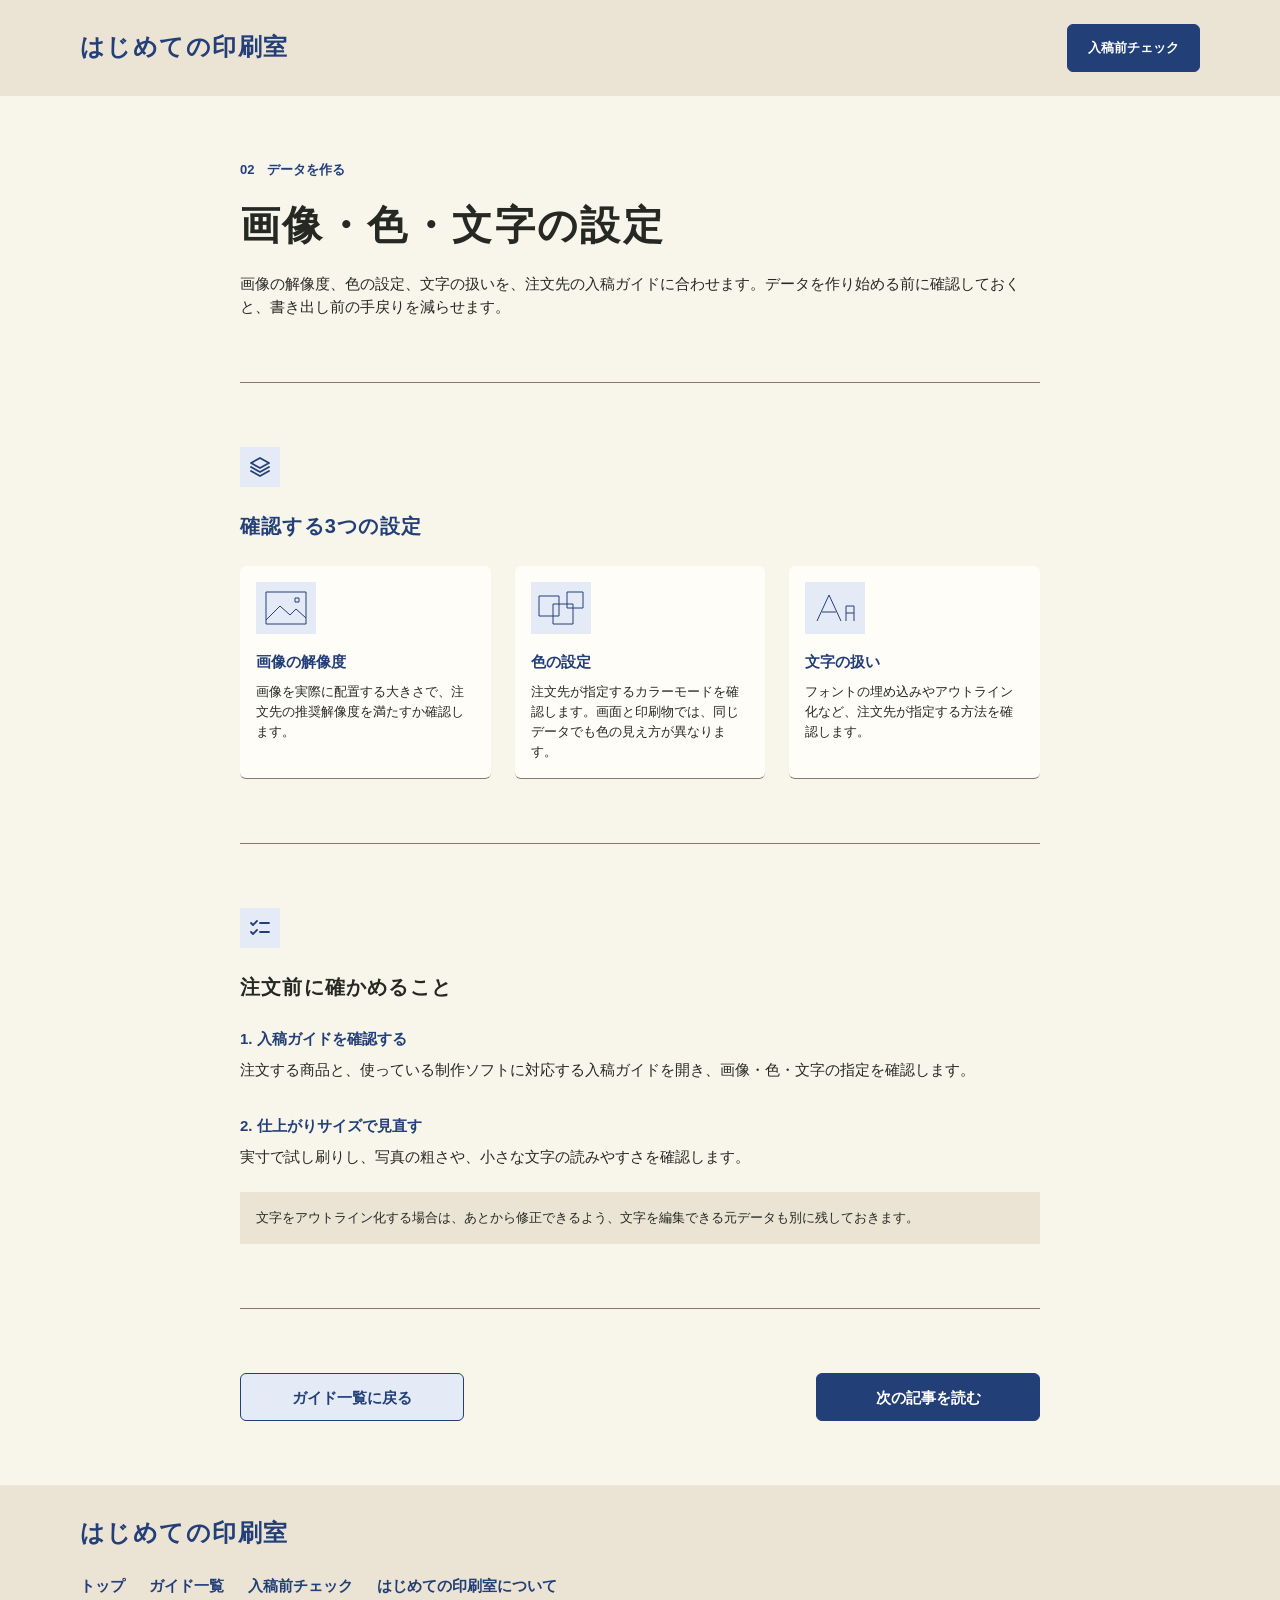
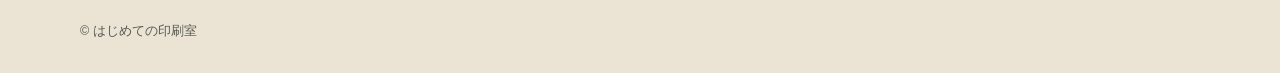
<file: pages/articles/image-color-text.html>
<!doctype html>
<html lang="ja">
<head>
  <meta charset="utf-8">
  <meta name="viewport" content="width=device-width, initial-scale=1">
  <meta name="description" content="ショップカードを入稿する前に確認する画像の解像度、色、フォントの設定を紹介します。">
  <title>画像・色・文字の設定 | はじめての印刷室</title>
  <meta property="og:type" content="article">
  <meta property="og:locale" content="ja_JP">
  <meta property="og:site_name" content="はじめての印刷室">
  <meta property="og:title" content="画像・色・文字の設定">
  <meta property="og:description" content="ショップカードを入稿する前に確認する画像の解像度、色、フォントの設定を紹介します。">
  <meta property="og:url" content="https://coconattsu0723.github.io/print-room/pages/articles/image-color-text.html">
  <meta property="og:image" content="https://coconattsu0723.github.io/print-room/assets/images/ogp.png">
  <meta property="og:image:width" content="1200">
  <meta property="og:image:height" content="630">
  <meta property="og:image:alt" content="はじめての印刷室のタイトルと、ショップカードの表裏の見本">
  <meta name="twitter:card" content="summary_large_image">
  <link rel="icon" type="image/svg+xml" href="../../assets/images/favicon.svg">
  <link rel="stylesheet" href="../../assets/css/index.css">
  <link rel="stylesheet" href="../../assets/css/article.css">
</head>
<body>
  <a class="skip-link" href="#main">本文へスキップ</a>
  <header class="site-header">
    <div class="container header-inner">
      <a class="wordmark" href="../../">はじめての印刷室</a>
      <a class="button button-primary header-check" href="../checklist.html">入稿前チェック</a>
    </div>
  </header>
  <main class="container main-content article-content" id="main" tabindex="-1">
    <article id="checklist">
      <header class="article-intro">
        <p class="eyebrow">02　データを作る</p>
        <h1>画像・色・文字の設定</h1>
        <p>画像の解像度、色の設定、文字の扱いを、注文先の入稿ガイドに合わせます。データを作り始める前に確認しておくと、書き出し前の手戻りを減らせます。</p>
      </header>

      <section class="home-section" aria-labelledby="settings">
        <svg class="icon icon-tile" viewBox="0 0 24 24" aria-hidden="true"><path d="m3 8 9-5 9 5-9 5-9-5Zm0 4 9 5 9-5M3 16l9 5 9-5"/></svg>
        <h2 id="settings" class="article-accent">確認する3つの設定</h2>
        <ul class="article-card-grid" role="list">
          <li class="article-card article-card-illustrated">
            <svg class="article-card-icon" viewBox="0 0 60 52" aria-hidden="true"><path d="M10 10h40v32h-40z m0 28l14-14 10 9 6-6 10 9m-11-20h4v4h-4z"/></svg>
            <div class="article-stack">
              <h3>画像の解像度</h3>
              <p>画像を実際に配置する大きさで、注文先の推奨解像度を満たすか確認します。</p>
            </div>
          </li>
          <li class="article-card article-card-illustrated">
            <svg class="article-card-icon" viewBox="0 0 60 52" aria-hidden="true"><path d="M8 14h20v20h-20z m14 8h20v20h-20z m14-12h16v16h-16z"/></svg>
            <div class="article-stack">
              <h3>色の設定</h3>
              <p>注文先が指定するカラーモードを確認します。画面と印刷物では、同じデータでも色の見え方が異なります。</p>
            </div>
          </li>
          <li class="article-card article-card-illustrated">
            <svg class="article-card-icon" viewBox="0 0 60 52" aria-hidden="true"><path d="M12 39l12-26 12 26m-19-9h14m10 9v-15h8v15m-8-8h8"/></svg>
            <div class="article-stack">
              <h3>文字の扱い</h3>
              <p>フォントの埋め込みやアウトライン化など、注文先が指定する方法を確認します。</p>
            </div>
          </li>
        </ul>
      </section>

      <section class="home-section" aria-labelledby="check-settings">
        <svg class="icon icon-tile" viewBox="0 0 24 24" aria-hidden="true"><path d="m3 7 2 2 4-4m3 2h9M3 16l2 2 4-4m3 2h9"/></svg>
        <h2 id="check-settings">注文前に確かめること</h2>
        <ol class="article-steps article-step-list" role="list">
          <li class="article-stack">
            <h3>1. 入稿ガイドを確認する</h3>
            <p>注文する商品と、使っている制作ソフトに対応する入稿ガイドを開き、画像・色・文字の指定を確認します。</p>
          </li>
          <li class="article-stack">
            <h3>2. 仕上がりサイズで見直す</h3>
            <p>実寸で試し刷りし、写真の粗さや、小さな文字の読みやすさを確認します。</p>
          </li>
        </ol>
        <aside class="article-note" aria-label="元データについての注意書き">
          <p>文字をアウトライン化する場合は、あとから修正できるよう、文字を編集できる元データも別に残しておきます。</p>
        </aside>
      </section>

      <nav class="home-section article-actions" aria-label="記事ナビゲーション">
        <a class="button button-primary section-button checklist-return" href="../checklist.html#image-color-text">チェック項目に戻る</a>
        <a class="button section-button guide-return" href="../guides.html">ガイド一覧に戻る</a>
        <a class="button button-primary section-button" href="export.html">次の記事を読む</a>
      </nav>
    </article>
  </main>
  <footer class="site-footer">
    <div class="container footer-inner">
      <a class="wordmark" href="../../">はじめての印刷室</a>
      <nav aria-label="フッターメニュー">
        <ul class="footer-menu">
          <li><a href="../../">トップ</a></li>
          <li><a href="../guides.html">ガイド一覧</a></li>
          <li><a href="../checklist.html">入稿前チェック</a></li>
          <li><a href="../about.html">はじめての印刷室について</a></li>
        </ul>
      </nav>
      <small>© はじめての印刷室</small>
    </div>
  </footer>
</body>
</html>
</file>
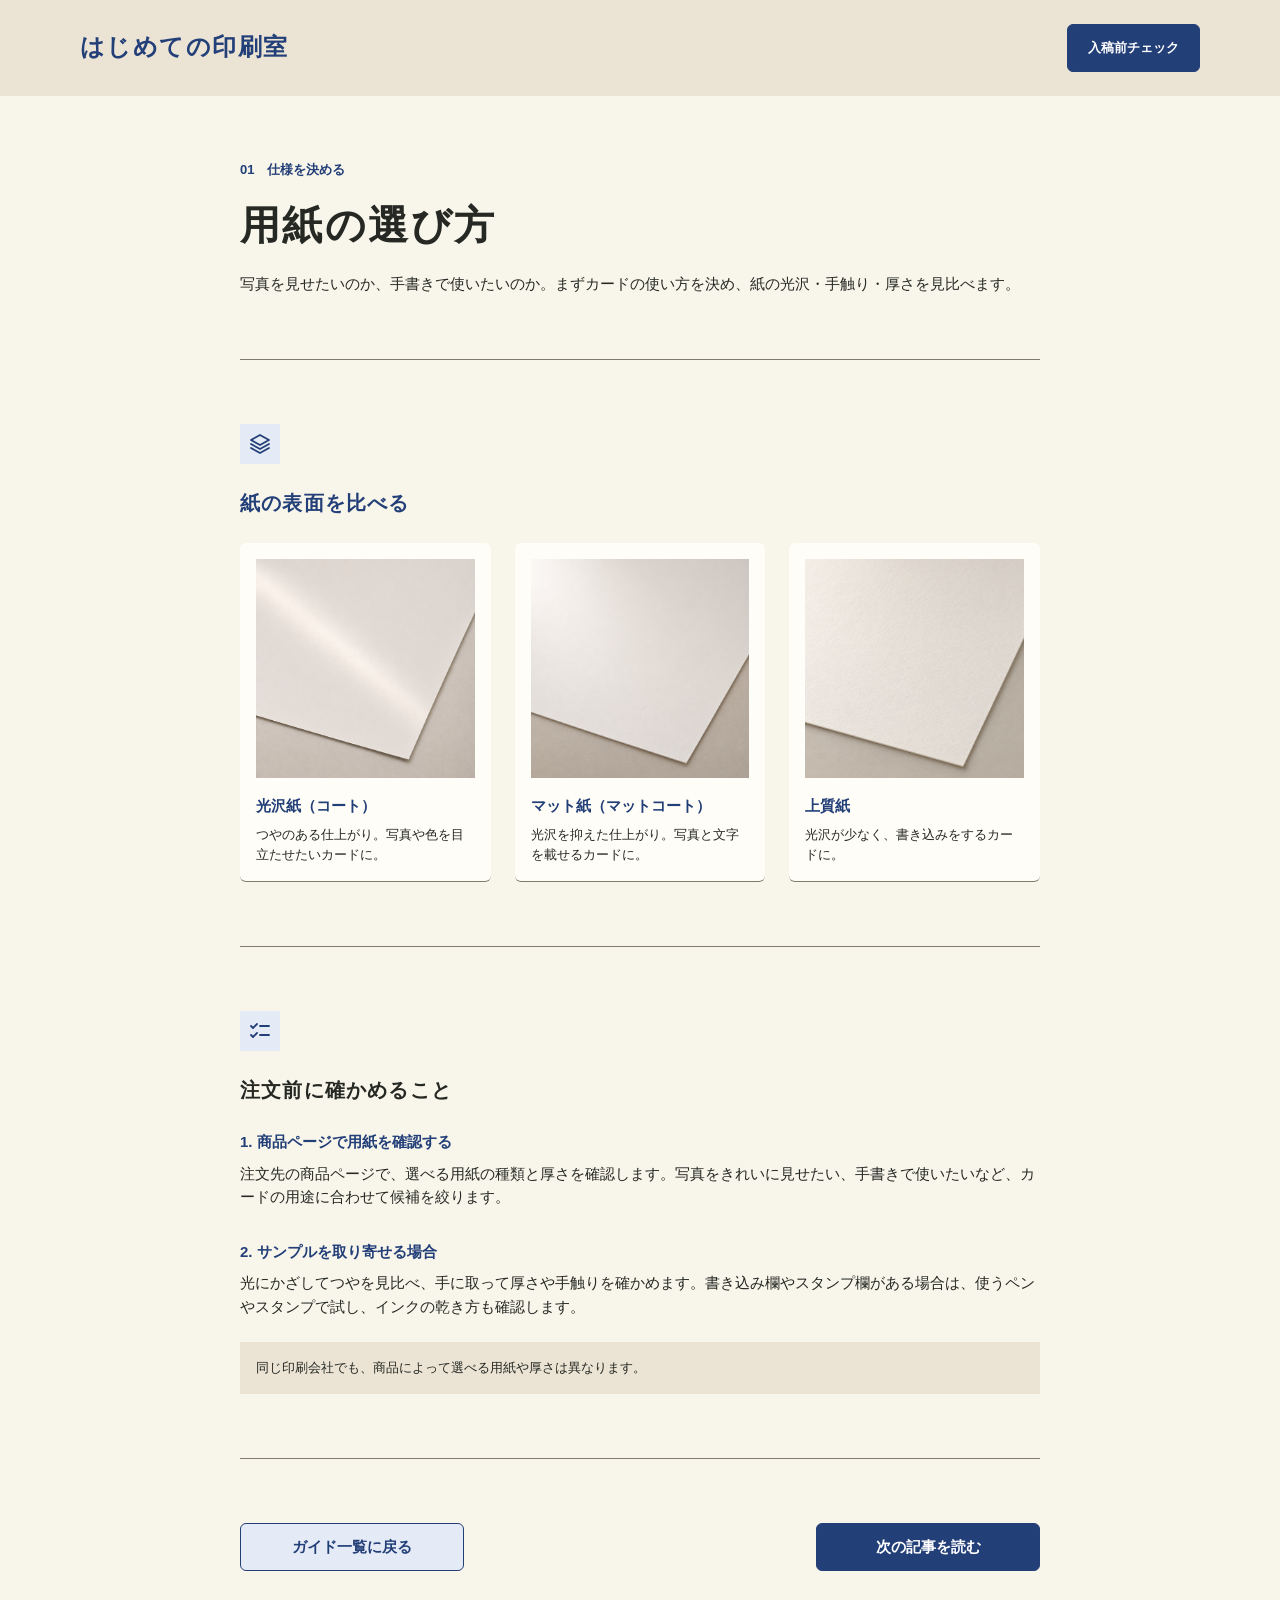
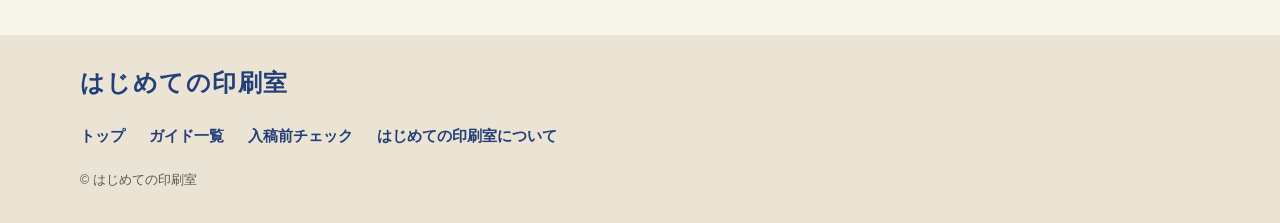
<file: pages/articles/paper.html>
<!doctype html>
<html lang="ja">
<head>
  <meta charset="utf-8">
  <meta name="viewport" content="width=device-width, initial-scale=1">
  <meta name="description" content="ショップカードに使う用紙の光沢・手触り・厚さを比べ、用途に合わせて選ぶ方法を紹介します。">
  <title>用紙の選び方 | はじめての印刷室</title>
  <meta property="og:type" content="article">
  <meta property="og:locale" content="ja_JP">
  <meta property="og:site_name" content="はじめての印刷室">
  <meta property="og:title" content="用紙の選び方">
  <meta property="og:description" content="ショップカードに使う用紙の光沢・手触り・厚さを比べ、用途に合わせて選ぶ方法を紹介します。">
  <meta property="og:url" content="https://coconattsu0723.github.io/print-room/pages/articles/paper.html">
  <meta property="og:image" content="https://coconattsu0723.github.io/print-room/assets/images/ogp.png">
  <meta property="og:image:width" content="1200">
  <meta property="og:image:height" content="630">
  <meta property="og:image:alt" content="はじめての印刷室のタイトルと、ショップカードの表裏の見本">
  <meta name="twitter:card" content="summary_large_image">
  <link rel="icon" type="image/svg+xml" href="../../assets/images/favicon.svg">
  <link rel="stylesheet" href="../../assets/css/index.css">
  <link rel="stylesheet" href="../../assets/css/article.css">
</head>
<body>
  <a class="skip-link" href="#main">本文へスキップ</a>
  <header class="site-header">
    <div class="container header-inner">
      <a class="wordmark" href="../../">はじめての印刷室</a>
      <a class="button button-primary header-check" href="../checklist.html">入稿前チェック</a>
    </div>
  </header>
  <main class="container main-content article-content" id="main" tabindex="-1">
    <article id="checklist">
      <header class="article-intro">
        <p class="eyebrow">01　仕様を決める</p>
        <h1>用紙の選び方</h1>
        <p>写真を見せたいのか、手書きで使いたいのか。まずカードの使い方を決め、紙の光沢・手触り・厚さを見比べます。</p>
      </header>

      <section class="home-section" aria-labelledby="paper-types">
        <svg class="icon icon-tile" viewBox="0 0 24 24" aria-hidden="true"><path d="m3 8 9-5 9 5-9 5-9-5Zm0 4 9 5 9-5M3 16l9 5 9-5"/></svg>
        <h2 id="paper-types" class="article-accent">紙の表面を比べる</h2>
        <ul class="article-card-grid" role="list">
          <li class="article-card">
            <img src="../../assets/images/paper-gloss-coated.png" width="1254" height="1254" alt="滑らかな紙面に斜めの光が反射している">
            <div class="article-stack">
              <h3>光沢紙（コート）</h3>
              <p>つやのある仕上がり。写真や色を目立たせたいカードに。</p>
            </div>
          </li>
          <li class="article-card">
            <img src="../../assets/images/paper-matte-coated.png" width="1254" height="1254" alt="光がやわらかく広がる、つやを抑えた紙面">
            <div class="article-stack">
              <h3>マット紙（マットコート）</h3>
              <p>光沢を抑えた仕上がり。写真と文字を載せるカードに。</p>
            </div>
          </li>
          <li class="article-card">
            <img src="../../assets/images/paper-uncoated.png" width="1254" height="1254" alt="細かな繊維が見える、光沢の少ない紙面">
            <div class="article-stack">
              <h3>上質紙</h3>
              <p>光沢が少なく、書き込みをするカードに。</p>
            </div>
          </li>
        </ul>
      </section>

      <section class="home-section" aria-labelledby="before-order">
        <svg class="icon icon-tile" viewBox="0 0 24 24" aria-hidden="true"><path d="m3 7 2 2 4-4m3 2h9M3 16l2 2 4-4m3 2h9"/></svg>
        <h2 id="before-order">注文前に確かめること</h2>
        <ol class="article-steps article-step-list" role="list">
          <li class="article-stack">
            <h3>1. 商品ページで用紙を確認する</h3>
            <p>注文先の商品ページで、選べる用紙の種類と厚さを確認します。写真をきれいに見せたい、手書きで使いたいなど、カードの用途に合わせて候補を絞ります。</p>
          </li>
          <li class="article-stack">
            <h3>2. サンプルを取り寄せる場合</h3>
            <p>光にかざしてつやを見比べ、手に取って厚さや手触りを確かめます。書き込み欄やスタンプ欄がある場合は、使うペンやスタンプで試し、インクの乾き方も確認します。</p>
          </li>
        </ol>
        <aside class="article-note" aria-label="注文前の注意書き">
          <p>同じ印刷会社でも、商品によって選べる用紙や厚さは異なります。</p>
        </aside>
      </section>

      <nav class="home-section article-actions" aria-label="記事ナビゲーション">
        <a class="button button-primary section-button checklist-return" href="../checklist.html#paper">チェック項目に戻る</a>
        <a class="button section-button guide-return" href="../guides.html">ガイド一覧に戻る</a>
        <a class="button button-primary section-button" href="bleed-and-text.html">次の記事を読む</a>
      </nav>
    </article>
  </main>
  <footer class="site-footer">
    <div class="container footer-inner">
      <a class="wordmark" href="../../">はじめての印刷室</a>
      <nav aria-label="フッターメニュー">
        <ul class="footer-menu">
          <li><a href="../../">トップ</a></li>
          <li><a href="../guides.html">ガイド一覧</a></li>
          <li><a href="../checklist.html">入稿前チェック</a></li>
          <li><a href="../about.html">はじめての印刷室について</a></li>
        </ul>
      </nav>
      <small>© はじめての印刷室</small>
    </div>
  </footer>
</body>
</html>
</file>
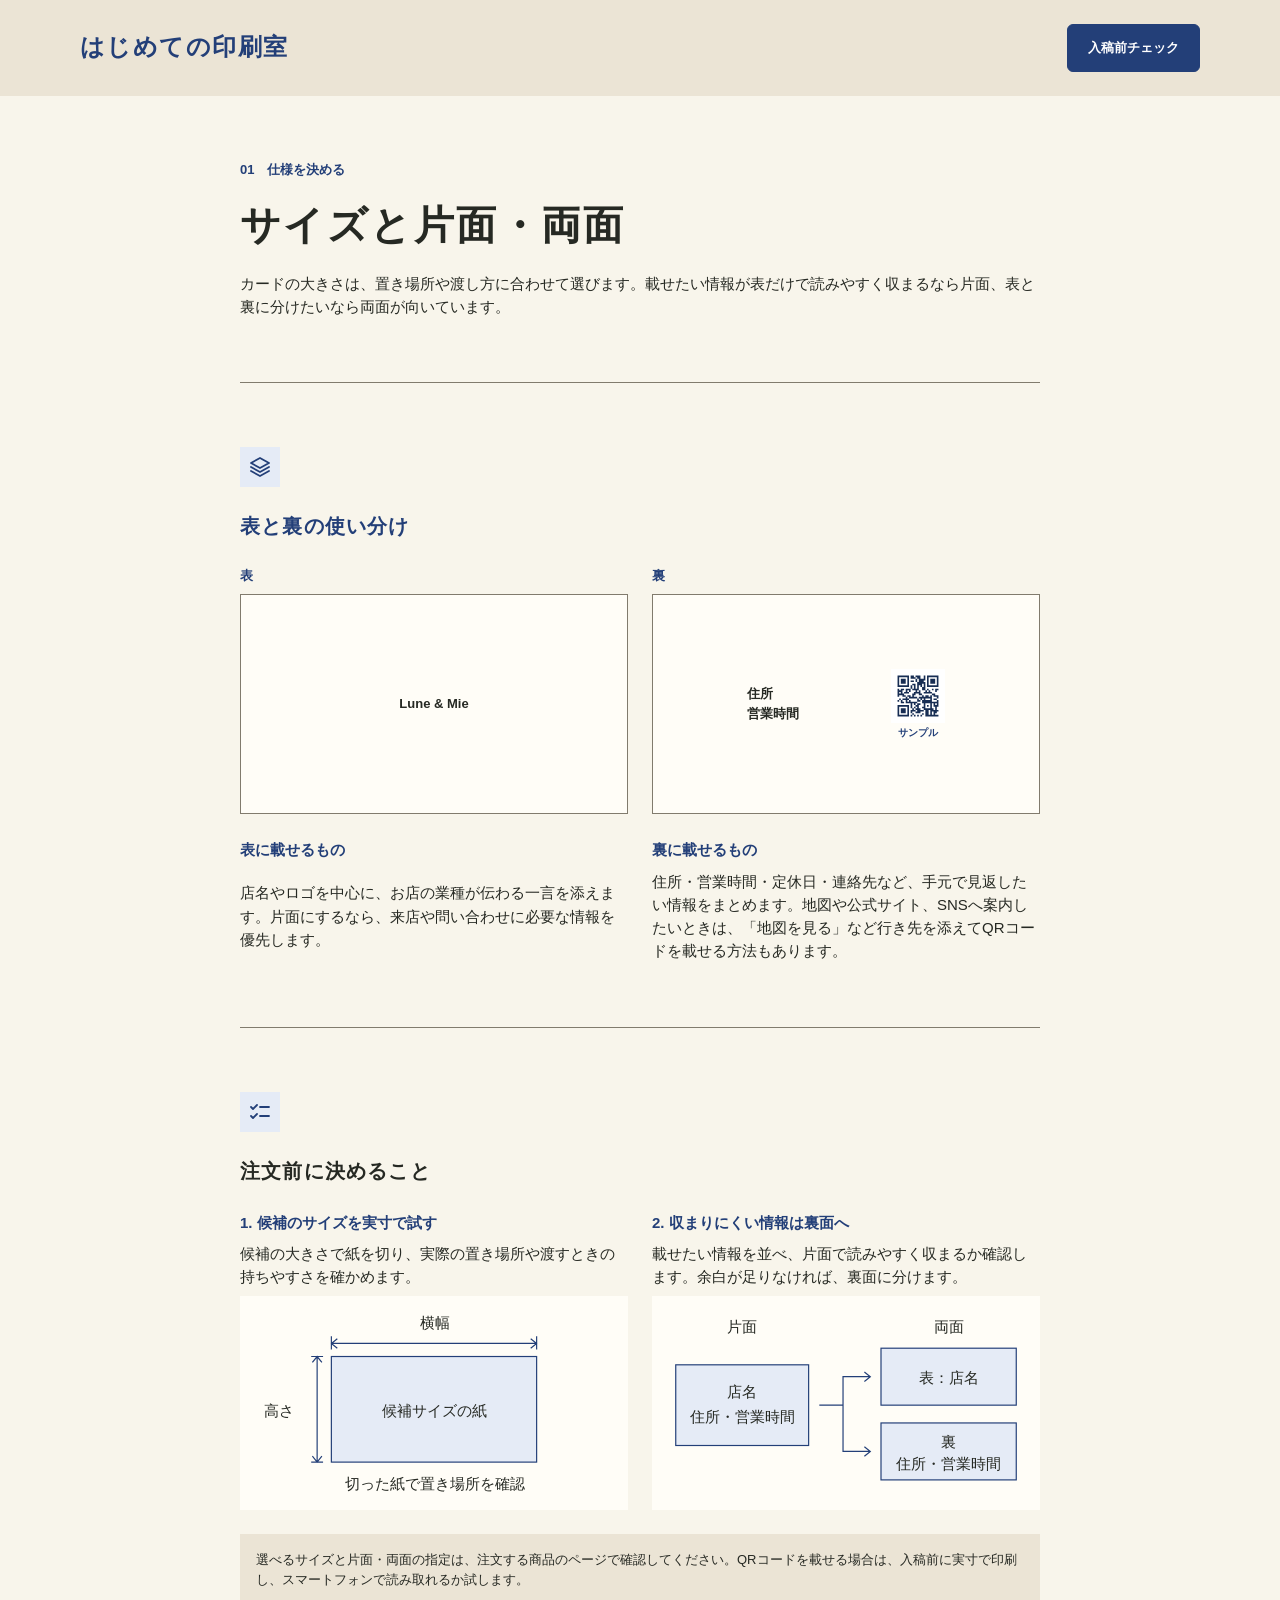
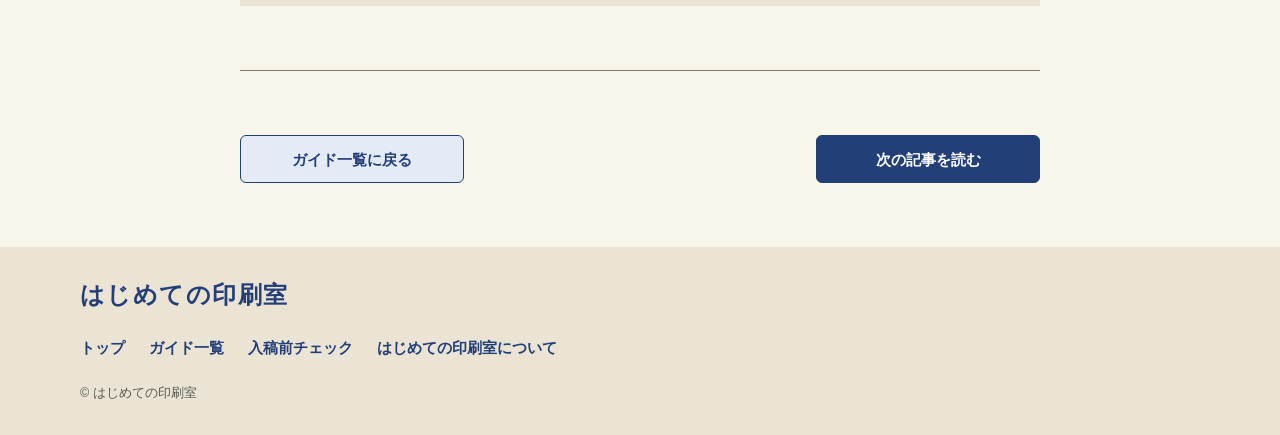
<file: pages/articles/size-and-sides.html>
<!doctype html>
<html lang="ja">
<head>
  <meta charset="utf-8">
  <meta name="viewport" content="width=device-width, initial-scale=1">
  <meta name="description" content="ショップカードの大きさと片面・両面の決め方を、表裏の見本と図解で紹介します。">
  <title>サイズと片面・両面 | はじめての印刷室</title>
  <meta property="og:type" content="article">
  <meta property="og:locale" content="ja_JP">
  <meta property="og:site_name" content="はじめての印刷室">
  <meta property="og:title" content="サイズと片面・両面">
  <meta property="og:description" content="ショップカードの大きさと片面・両面の決め方を、表裏の見本と図解で紹介します。">
  <meta property="og:url" content="https://coconattsu0723.github.io/print-room/pages/articles/size-and-sides.html">
  <meta property="og:image" content="https://coconattsu0723.github.io/print-room/assets/images/ogp.png">
  <meta property="og:image:width" content="1200">
  <meta property="og:image:height" content="630">
  <meta property="og:image:alt" content="はじめての印刷室のタイトルと、ショップカードの表裏の見本">
  <meta name="twitter:card" content="summary_large_image">
  <link rel="icon" type="image/svg+xml" href="../../assets/images/favicon.svg">
  <link rel="stylesheet" href="../../assets/css/index.css">
  <link rel="stylesheet" href="../../assets/css/article.css">
</head>
<body>
  <a class="skip-link" href="#main">本文へスキップ</a>
  <header class="site-header">
    <div class="container header-inner">
      <a class="wordmark" href="../../">はじめての印刷室</a>
      <a class="button button-primary header-check" href="../checklist.html">入稿前チェック</a>
    </div>
  </header>
  <main class="container main-content article-content" id="main" tabindex="-1">
    <article id="checklist">
      <header class="article-intro">
        <p class="eyebrow">01　仕様を決める</p>
        <h1>サイズと片面・両面</h1>
        <p>カードの大きさは、置き場所や渡し方に合わせて選びます。載せたい情報が表だけで読みやすく収まるなら片面、表と裏に分けたいなら両面が向いています。</p>
      </header>

      <section class="home-section" aria-labelledby="card-sides">
        <svg class="icon icon-tile" viewBox="0 0 24 24" aria-hidden="true"><path d="m3 8 9-5 9 5-9 5-9-5Zm0 4 9 5 9-5M3 16l9 5 9-5"/></svg>
        <h2 id="card-sides" class="article-accent">表と裏の使い分け</h2>
        <div class="card-examples">
          <div class="card-example">
            <p class="eyebrow">表</p>
            <div class="sample-card sample-front">Lune &amp; Mie</div>
          </div>
          <div class="card-example">
            <p class="eyebrow">裏</p>
            <div class="sample-card sample-back">
              <p>住所<br>営業時間</p>
              <a class="sample-qr" href="https://example.com/" aria-label="サンプルQRコードのリンク先を開く（Example Domain）">
                <svg viewBox="0 0 33 33" aria-hidden="true"><path d="M4 4l1 0 0 1-1 0z m1 0l1 0 0 1-1 0z m1 0l1 0 0 1-1 0z m1 0l1 0 0 1-1 0z m1 0l1 0 0 1-1 0z m1 0l1 0 0 1-1 0z m1 0l1 0 0 1-1 0z m2 0l1 0 0 1-1 0z m1 0l1 0 0 1-1 0z m2 0l1 0 0 1-1 0z m1 0l1 0 0 1-1 0z m1 0l1 0 0 1-1 0z m3 0l1 0 0 1-1 0z m2 0l1 0 0 1-1 0z m1 0l1 0 0 1-1 0z m1 0l1 0 0 1-1 0z m1 0l1 0 0 1-1 0z m1 0l1 0 0 1-1 0z m1 0l1 0 0 1-1 0z m1 0l1 0 0 1-1 0z m-24 1l1 0 0 1-1 0z m6 0l1 0 0 1-1 0z m2 0l1 0 0 1-1 0z m1 0l1 0 0 1-1 0z m1 0l1 0 0 1-1 0z m2 0l1 0 0 1-1 0z m1 0l1 0 0 1-1 0z m3 0l1 0 0 1-1 0z m2 0l1 0 0 1-1 0z m6 0l1 0 0 1-1 0z m-24 1l1 0 0 1-1 0z m2 0l1 0 0 1-1 0z m1 0l1 0 0 1-1 0z m1 0l1 0 0 1-1 0z m2 0l1 0 0 1-1 0z m5 0l1 0 0 1-1 0z m2 0l1 0 0 1-1 0z m1 0l1 0 0 1-1 0z m1 0l1 0 0 1-1 0z m1 0l1 0 0 1-1 0z m2 0l1 0 0 1-1 0z m2 0l1 0 0 1-1 0z m1 0l1 0 0 1-1 0z m1 0l1 0 0 1-1 0z m2 0l1 0 0 1-1 0z m-24 1l1 0 0 1-1 0z m2 0l1 0 0 1-1 0z m1 0l1 0 0 1-1 0z m1 0l1 0 0 1-1 0z m2 0l1 0 0 1-1 0z m2 0l1 0 0 1-1 0z m1 0l1 0 0 1-1 0z m2 0l1 0 0 1-1 0z m2 0l1 0 0 1-1 0z m1 0l1 0 0 1-1 0z m1 0l1 0 0 1-1 0z m3 0l1 0 0 1-1 0z m2 0l1 0 0 1-1 0z m1 0l1 0 0 1-1 0z m1 0l1 0 0 1-1 0z m2 0l1 0 0 1-1 0z m-24 1l1 0 0 1-1 0z m2 0l1 0 0 1-1 0z m1 0l1 0 0 1-1 0z m1 0l1 0 0 1-1 0z m2 0l1 0 0 1-1 0z m6 0l1 0 0 1-1 0z m1 0l1 0 0 1-1 0z m1 0l1 0 0 1-1 0z m1 0l1 0 0 1-1 0z m1 0l1 0 0 1-1 0z m2 0l1 0 0 1-1 0z m2 0l1 0 0 1-1 0z m1 0l1 0 0 1-1 0z m1 0l1 0 0 1-1 0z m2 0l1 0 0 1-1 0z m-24 1l1 0 0 1-1 0z m6 0l1 0 0 1-1 0z m3 0l1 0 0 1-1 0z m1 0l1 0 0 1-1 0z m2 0l1 0 0 1-1 0z m1 0l1 0 0 1-1 0z m1 0l1 0 0 1-1 0z m2 0l1 0 0 1-1 0z m2 0l1 0 0 1-1 0z m6 0l1 0 0 1-1 0z m-24 1l1 0 0 1-1 0z m1 0l1 0 0 1-1 0z m1 0l1 0 0 1-1 0z m1 0l1 0 0 1-1 0z m1 0l1 0 0 1-1 0z m1 0l1 0 0 1-1 0z m1 0l1 0 0 1-1 0z m2 0l1 0 0 1-1 0z m2 0l1 0 0 1-1 0z m2 0l1 0 0 1-1 0z m2 0l1 0 0 1-1 0z m2 0l1 0 0 1-1 0z m2 0l1 0 0 1-1 0z m1 0l1 0 0 1-1 0z m1 0l1 0 0 1-1 0z m1 0l1 0 0 1-1 0z m1 0l1 0 0 1-1 0z m1 0l1 0 0 1-1 0z m1 0l1 0 0 1-1 0z m-16 1l1 0 0 1-1 0z m2 0l1 0 0 1-1 0z m2 0l1 0 0 1-1 0z m3 0l1 0 0 1-1 0z m1 0l1 0 0 1-1 0z m-16 1l1 0 0 1-1 0z m2 0l1 0 0 1-1 0z m1 0l1 0 0 1-1 0z m2 0l1 0 0 1-1 0z m1 0l1 0 0 1-1 0z m1 0l1 0 0 1-1 0z m2 0l1 0 0 1-1 0z m1 0l1 0 0 1-1 0z m1 0l1 0 0 1-1 0z m1 0l1 0 0 1-1 0z m3 0l1 0 0 1-1 0z m1 0l1 0 0 1-1 0z m2 0l1 0 0 1-1 0z m3 0l1 0 0 1-1 0z m2 0l1 0 0 1-1 0z m1 0l1 0 0 1-1 0z m-24 1l1 0 0 1-1 0z m1 0l1 0 0 1-1 0z m1 0l1 0 0 1-1 0z m3 0l1 0 0 1-1 0z m2 0l1 0 0 1-1 0z m4 0l1 0 0 1-1 0z m2 0l1 0 0 1-1 0z m4 0l1 0 0 1-1 0z m2 0l1 0 0 1-1 0z m4 0l1 0 0 1-1 0z m-23 1l1 0 0 1-1 0z m2 0l1 0 0 1-1 0z m2 0l1 0 0 1-1 0z m1 0l1 0 0 1-1 0z m1 0l1 0 0 1-1 0z m4 0l1 0 0 1-1 0z m1 0l1 0 0 1-1 0z m1 0l1 0 0 1-1 0z m1 0l1 0 0 1-1 0z m3 0l1 0 0 1-1 0z m1 0l1 0 0 1-1 0z m1 0l1 0 0 1-1 0z m1 0l1 0 0 1-1 0z m1 0l1 0 0 1-1 0z m-20 1l1 0 0 1-1 0z m1 0l1 0 0 1-1 0z m1 0l1 0 0 1-1 0z m1 0l1 0 0 1-1 0z m6 0l1 0 0 1-1 0z m1 0l1 0 0 1-1 0z m3 0l1 0 0 1-1 0z m1 0l1 0 0 1-1 0z m7 0l1 0 0 1-1 0z m1 0l1 0 0 1-1 0z m-22 1l1 0 0 1-1 0z m3 0l1 0 0 1-1 0z m1 0l1 0 0 1-1 0z m2 0l1 0 0 1-1 0z m1 0l1 0 0 1-1 0z m2 0l1 0 0 1-1 0z m6 0l1 0 0 1-1 0z m2 0l1 0 0 1-1 0z m1 0l1 0 0 1-1 0z m2 0l1 0 0 1-1 0z m2 0l1 0 0 1-1 0z m1 0l1 0 0 1-1 0z m1 0l1 0 0 1-1 0z m-19 1l1 0 0 1-1 0z m2 0l1 0 0 1-1 0z m1 0l1 0 0 1-1 0z m1 0l1 0 0 1-1 0z m1 0l1 0 0 1-1 0z m1 0l1 0 0 1-1 0z m2 0l1 0 0 1-1 0z m1 0l1 0 0 1-1 0z m1 0l1 0 0 1-1 0z m1 0l1 0 0 1-1 0z m1 0l1 0 0 1-1 0z m1 0l1 0 0 1-1 0z m1 0l1 0 0 1-1 0z m1 0l1 0 0 1-1 0z m4 0l1 0 0 1-1 0z m-23 1l1 0 0 1-1 0z m2 0l1 0 0 1-1 0z m1 0l1 0 0 1-1 0z m1 0l1 0 0 1-1 0z m1 0l1 0 0 1-1 0z m6 0l1 0 0 1-1 0z m2 0l1 0 0 1-1 0z m2 0l1 0 0 1-1 0z m4 0l1 0 0 1-1 0z m2 0l1 0 0 1-1 0z m1 0l1 0 0 1-1 0z m-23 1l1 0 0 1-1 0z m2 0l1 0 0 1-1 0z m3 0l1 0 0 1-1 0z m2 0l1 0 0 1-1 0z m5 0l1 0 0 1-1 0z m1 0l1 0 0 1-1 0z m2 0l1 0 0 1-1 0z m1 0l1 0 0 1-1 0z m1 0l1 0 0 1-1 0z m1 0l1 0 0 1-1 0z m1 0l1 0 0 1-1 0z m1 0l1 0 0 1-1 0z m4 0l1 0 0 1-1 0z m-22 1l1 0 0 1-1 0z m1 0l1 0 0 1-1 0z m2 0l1 0 0 1-1 0z m1 0l1 0 0 1-1 0z m1 0l1 0 0 1-1 0z m1 0l1 0 0 1-1 0z m1 0l1 0 0 1-1 0z m1 0l1 0 0 1-1 0z m1 0l1 0 0 1-1 0z m4 0l1 0 0 1-1 0z m1 0l1 0 0 1-1 0z m1 0l1 0 0 1-1 0z m1 0l1 0 0 1-1 0z m1 0l1 0 0 1-1 0z m1 0l1 0 0 1-1 0z m1 0l1 0 0 1-1 0z m1 0l1 0 0 1-1 0z m1 0l1 0 0 1-1 0z m1 0l1 0 0 1-1 0z m-16 1l1 0 0 1-1 0z m2 0l1 0 0 1-1 0z m2 0l1 0 0 1-1 0z m1 0l1 0 0 1-1 0z m3 0l1 0 0 1-1 0z m4 0l1 0 0 1-1 0z m2 0l1 0 0 1-1 0z m2 0l1 0 0 1-1 0z m-24 1l1 0 0 1-1 0z m1 0l1 0 0 1-1 0z m1 0l1 0 0 1-1 0z m1 0l1 0 0 1-1 0z m1 0l1 0 0 1-1 0z m1 0l1 0 0 1-1 0z m1 0l1 0 0 1-1 0z m2 0l1 0 0 1-1 0z m3 0l1 0 0 1-1 0z m1 0l1 0 0 1-1 0z m4 0l1 0 0 1-1 0z m2 0l1 0 0 1-1 0z m2 0l1 0 0 1-1 0z m2 0l1 0 0 1-1 0z m1 0l1 0 0 1-1 0z m1 0l1 0 0 1-1 0z m-24 1l1 0 0 1-1 0z m6 0l1 0 0 1-1 0z m2 0l1 0 0 1-1 0z m2 0l1 0 0 1-1 0z m2 0l1 0 0 1-1 0z m3 0l1 0 0 1-1 0z m1 0l1 0 0 1-1 0z m4 0l1 0 0 1-1 0z m3 0l1 0 0 1-1 0z m-23 1l1 0 0 1-1 0z m2 0l1 0 0 1-1 0z m1 0l1 0 0 1-1 0z m1 0l1 0 0 1-1 0z m2 0l1 0 0 1-1 0z m3 0l1 0 0 1-1 0z m2 0l1 0 0 1-1 0z m1 0l1 0 0 1-1 0z m1 0l1 0 0 1-1 0z m3 0l1 0 0 1-1 0z m1 0l1 0 0 1-1 0z m1 0l1 0 0 1-1 0z m1 0l1 0 0 1-1 0z m1 0l1 0 0 1-1 0z m1 0l1 0 0 1-1 0z m2 0l1 0 0 1-1 0z m-23 1l1 0 0 1-1 0z m2 0l1 0 0 1-1 0z m1 0l1 0 0 1-1 0z m1 0l1 0 0 1-1 0z m2 0l1 0 0 1-1 0z m2 0l1 0 0 1-1 0z m1 0l1 0 0 1-1 0z m1 0l1 0 0 1-1 0z m2 0l1 0 0 1-1 0z m1 0l1 0 0 1-1 0z m1 0l1 0 0 1-1 0z m1 0l1 0 0 1-1 0z m2 0l1 0 0 1-1 0z m1 0l1 0 0 1-1 0z m2 0l1 0 0 1-1 0z m1 0l1 0 0 1-1 0z m1 0l1 0 0 1-1 0z m1 0l1 0 0 1-1 0z m1 0l1 0 0 1-1 0z m-24 1l1 0 0 1-1 0z m2 0l1 0 0 1-1 0z m1 0l1 0 0 1-1 0z m1 0l1 0 0 1-1 0z m2 0l1 0 0 1-1 0z m2 0l1 0 0 1-1 0z m3 0l1 0 0 1-1 0z m1 0l1 0 0 1-1 0z m1 0l1 0 0 1-1 0z m4 0l1 0 0 1-1 0z m1 0l1 0 0 1-1 0z m2 0l1 0 0 1-1 0z m2 0l1 0 0 1-1 0z m1 0l1 0 0 1-1 0z m-23 1l1 0 0 1-1 0z m6 0l1 0 0 1-1 0z m3 0l1 0 0 1-1 0z m6 0l1 0 0 1-1 0z m2 0l1 0 0 1-1 0z m1 0l1 0 0 1-1 0z m2 0l1 0 0 1-1 0z m2 0l1 0 0 1-1 0z m-22 1l1 0 0 1-1 0z m1 0l1 0 0 1-1 0z m1 0l1 0 0 1-1 0z m1 0l1 0 0 1-1 0z m1 0l1 0 0 1-1 0z m1 0l1 0 0 1-1 0z m1 0l1 0 0 1-1 0z m2 0l1 0 0 1-1 0z m2 0l1 0 0 1-1 0z m2 0l1 0 0 1-1 0z m2 0l1 0 0 1-1 0z m3 0l1 0 0 1-1 0z m1 0l1 0 0 1-1 0z m1 0l1 0 0 1-1 0z m1 0l1 0 0 1-1 0z m1 0l1 0 0 1-1 0z m1 0l1 0 0 1-1 0z m1 0l1 0 0 1-1 0z m1 0l1 0 0 1-1 0z"/></svg>
                <span>サンプル</span>
              </a>
            </div>
          </div>
        </div>
        <div class="article-columns">
          <div class="article-stack">
            <h3>表に載せるもの</h3>
            <p>店名やロゴを中心に、お店の業種が伝わる一言を添えます。片面にするなら、来店や問い合わせに必要な情報を優先します。</p>
          </div>
          <div class="article-stack">
            <h3>裏に載せるもの</h3>
            <p>住所・営業時間・定休日・連絡先など、手元で見返したい情報をまとめます。地図や公式サイト、SNSへ案内したいときは、「地図を見る」など行き先を添えてQRコードを載せる方法もあります。</p>
          </div>
        </div>
      </section>

      <section class="home-section" aria-labelledby="before-order">
        <svg class="icon icon-tile" viewBox="0 0 24 24" aria-hidden="true"><path d="m3 7 2 2 4-4m3 2h9M3 16l2 2 4-4m3 2h9"/></svg>
        <h2 id="before-order">注文前に決めること</h2>
        <ol class="article-columns article-steps" role="list">
          <li class="article-stack">
            <h3>1. 候補のサイズを実寸で試す</h3>
            <p>候補の大きさで紙を切り、実際の置き場所や渡すときの持ちやすさを確かめます。</p>
            <svg class="article-diagram" viewBox="0 0 327 180" role="img" aria-label="候補サイズの紙に横幅と高さを示した図">
              <rect class="diagram-shape" x="77" y="51" width="173" height="89"/>
              <path class="diagram-line" d="M77 34v11m173-11v11M77 40h173m-168-4-5 4 5 4m163-8 5 4-5 4M60 51h10m-10 89h10m-5-89v89m-4-84 4-5 4 5m-8 79 4 5 4-5"/>
              <text x="164" y="27">横幅</text><text x="33" y="101">高さ</text>
              <text x="164" y="101">候補サイズの紙</text>
              <text x="164" y="163">切った紙で置き場所を確認</text>
            </svg>
          </li>
          <li class="article-stack">
            <h3>2. 収まりにくい情報は裏面へ</h3>
            <p>載せたい情報を並べ、片面で読みやすく収まるか確認します。余白が足りなければ、裏面に分けます。</p>
            <svg class="article-diagram" viewBox="0 0 327 180" role="img" aria-label="片面にまとめた店名・住所・営業時間を、表と裏に分ける例">
              <text x="76" y="30">片面</text><text x="250" y="30">両面</text>
              <rect class="diagram-shape" x="20" y="58" width="112" height="68"/>
              <rect class="diagram-shape" x="193" y="44" width="114" height="48"/>
              <rect class="diagram-shape" x="193" y="107" width="114" height="48"/>
              <path class="diagram-line" d="M141 92h20m0 0V68h23m-5-4 5 4-5 4m-18 20v39h23m-5-4 5 4-5 4"/>
              <text x="76" y="85">店名</text><text x="76" y="106">住所・営業時間</text>
              <text x="250" y="73">表：店名</text><text x="250" y="127">裏</text><text x="250" y="146">住所・営業時間</text>
            </svg>
          </li>
        </ol>
        <aside class="article-note" aria-label="注文前の注意書き">
          <p>選べるサイズと片面・両面の指定は、注文する商品のページで確認してください。QRコードを載せる場合は、入稿前に実寸で印刷し、スマートフォンで読み取れるか試します。</p>
        </aside>
      </section>

      <nav class="home-section article-actions" aria-label="記事ナビゲーション">
        <a class="button button-primary section-button checklist-return" href="../checklist.html#size-and-sides">チェック項目に戻る</a>
        <a class="button section-button guide-return" href="../guides.html">ガイド一覧に戻る</a>
        <a class="button button-primary section-button" href="paper.html">次の記事を読む</a>
      </nav>
    </article>
  </main>
  <footer class="site-footer">
    <div class="container footer-inner">
      <a class="wordmark" href="../../">はじめての印刷室</a>
      <nav aria-label="フッターメニュー">
        <ul class="footer-menu">
          <li><a href="../../">トップ</a></li>
          <li><a href="../guides.html">ガイド一覧</a></li>
          <li><a href="../checklist.html">入稿前チェック</a></li>
          <li><a href="../about.html">はじめての印刷室について</a></li>
        </ul>
      </nav>
      <small>© はじめての印刷室</small>
    </div>
  </footer>
</body>
</html>
</file>
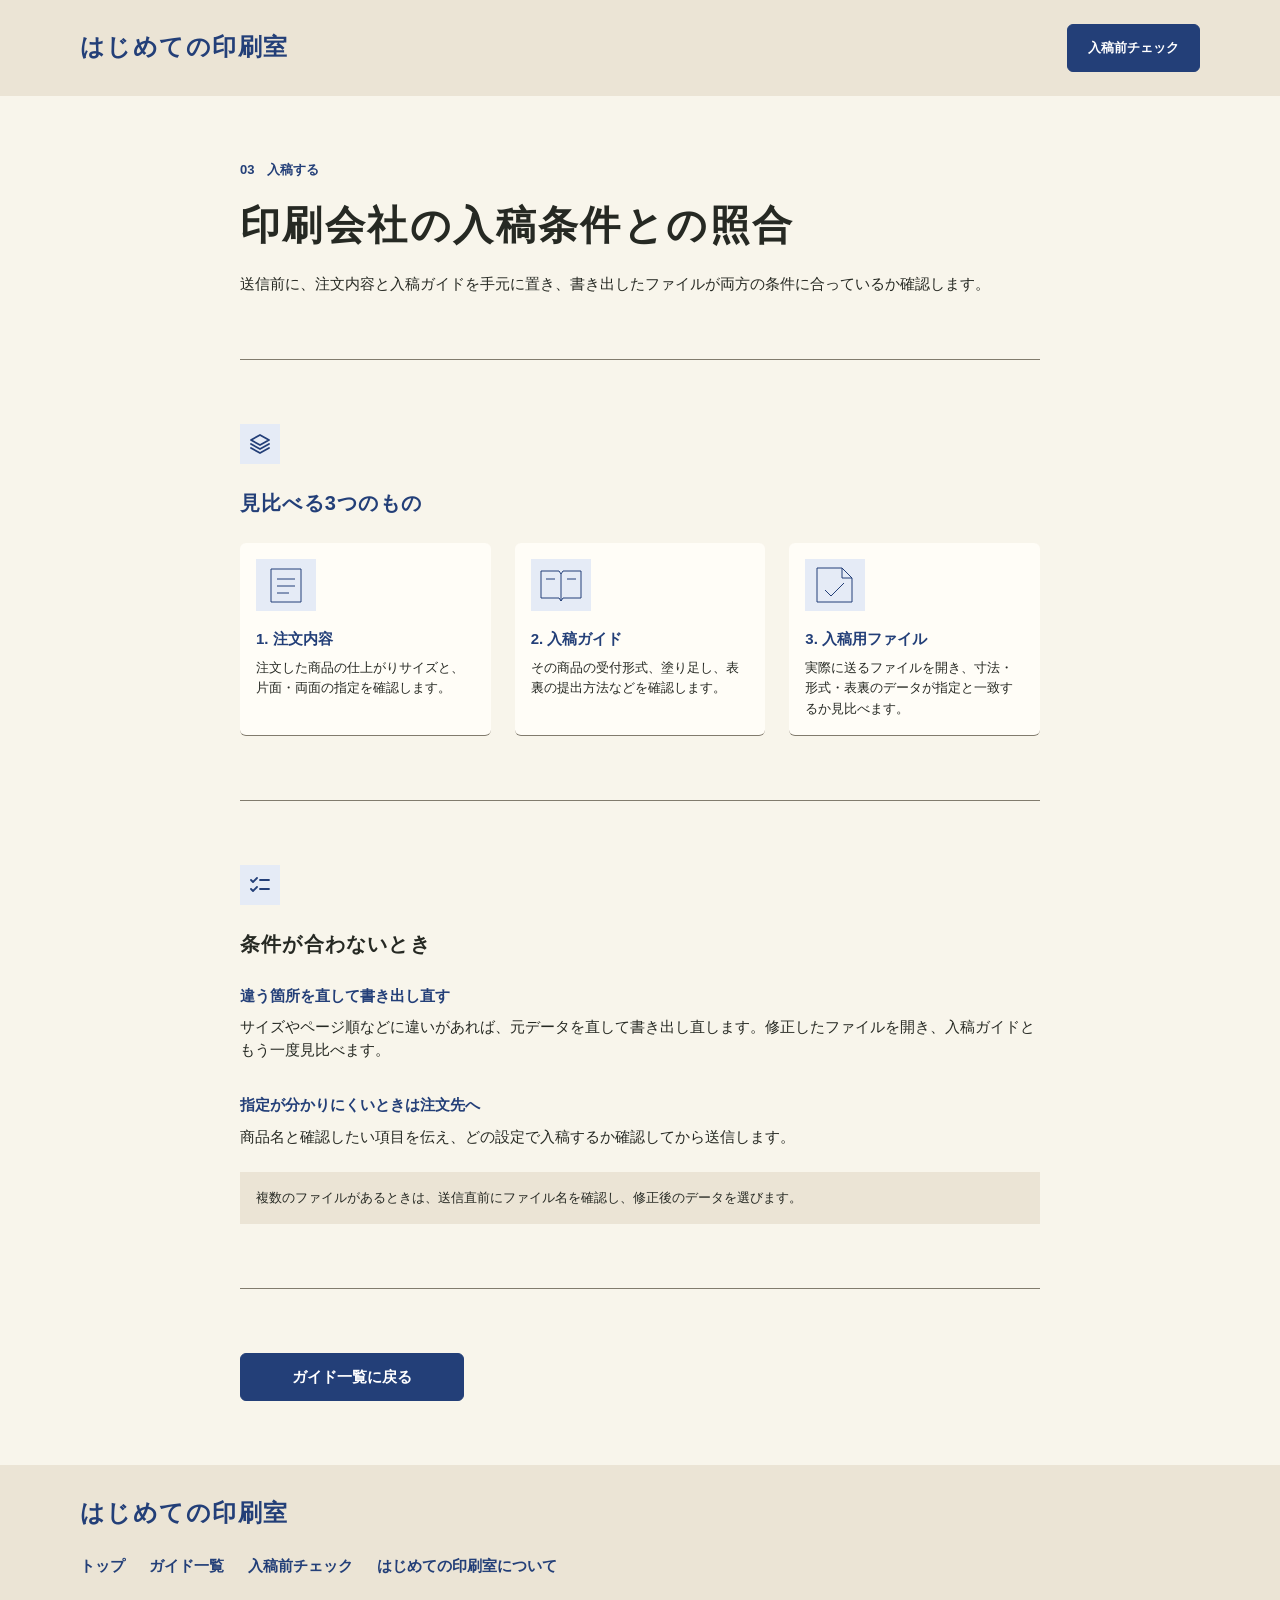
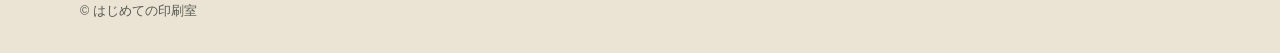
<file: pages/articles/submission-requirements.html>
<!doctype html>
<html lang="ja">
<head>
  <meta charset="utf-8">
  <meta name="viewport" content="width=device-width, initial-scale=1">
  <meta name="description" content="ショップカードを送信する前に、注文内容と印刷会社の入稿条件をファイルと照合する手順を紹介します。">
  <title>印刷会社の入稿条件との照合 | はじめての印刷室</title>
  <meta property="og:type" content="article">
  <meta property="og:locale" content="ja_JP">
  <meta property="og:site_name" content="はじめての印刷室">
  <meta property="og:title" content="印刷会社の入稿条件との照合">
  <meta property="og:description" content="ショップカードを送信する前に、注文内容と印刷会社の入稿条件をファイルと照合する手順を紹介します。">
  <meta property="og:url" content="https://coconattsu0723.github.io/print-room/pages/articles/submission-requirements.html">
  <meta property="og:image" content="https://coconattsu0723.github.io/print-room/assets/images/ogp.png">
  <meta property="og:image:width" content="1200">
  <meta property="og:image:height" content="630">
  <meta property="og:image:alt" content="はじめての印刷室のタイトルと、ショップカードの表裏の見本">
  <meta name="twitter:card" content="summary_large_image">
  <link rel="icon" type="image/svg+xml" href="../../assets/images/favicon.svg">
  <link rel="stylesheet" href="../../assets/css/index.css">
  <link rel="stylesheet" href="../../assets/css/article.css">
</head>
<body>
  <a class="skip-link" href="#main">本文へスキップ</a>
  <header class="site-header">
    <div class="container header-inner">
      <a class="wordmark" href="../../">はじめての印刷室</a>
      <a class="button button-primary header-check" href="../checklist.html">入稿前チェック</a>
    </div>
  </header>
  <main class="container main-content article-content" id="main" tabindex="-1">
    <article id="checklist">
      <header class="article-intro">
        <p class="eyebrow">03　入稿する</p>
        <h1>印刷会社の入稿条件との照合</h1>
        <p>送信前に、注文内容と入稿ガイドを手元に置き、書き出したファイルが両方の条件に合っているか確認します。</p>
      </header>

      <section class="home-section" aria-labelledby="settings">
        <svg class="icon icon-tile" viewBox="0 0 24 24" aria-hidden="true"><path d="m3 8 9-5 9 5-9 5-9-5Zm0 4 9 5 9-5M3 16l9 5 9-5"/></svg>
        <h2 id="settings" class="article-accent">見比べる3つのもの</h2>
        <ul class="article-card-grid" role="list">
          <li class="article-card article-card-illustrated">
            <svg class="article-card-icon" viewBox="0 0 60 52" aria-hidden="true"><path d="M15 10h30v33h-30z m6 10h18m-18 7h18m-18 7h12"/></svg>
            <div class="article-stack">
              <h3>1. 注文内容</h3>
              <p>注文した商品の仕上がりサイズと、片面・両面の指定を確認します。</p>
            </div>
          </li>
          <li class="article-card article-card-illustrated">
            <svg class="article-card-icon" viewBox="0 0 60 52" aria-hidden="true"><path d="M10 12h18l2 3 2-3h18v27h-18l-2 3-2-3h-18z m20 3v27m-15-22h9m12 0h9"/></svg>
            <div class="article-stack">
              <h3>2. 入稿ガイド</h3>
              <p>その商品の受付形式、塗り足し、表裏の提出方法などを確認します。</p>
            </div>
          </li>
          <li class="article-card article-card-illustrated">
            <svg class="article-card-icon" viewBox="0 0 60 52" aria-hidden="true"><path d="M12 9h25l10 10v24h-35z m25 0v10h10m-27 12l6 6 13-13"/></svg>
            <div class="article-stack">
              <h3>3. 入稿用ファイル</h3>
              <p>実際に送るファイルを開き、寸法・形式・表裏のデータが指定と一致するか見比べます。</p>
            </div>
          </li>
        </ul>
      </section>

      <section class="home-section" aria-labelledby="check-settings">
        <svg class="icon icon-tile" viewBox="0 0 24 24" aria-hidden="true"><path d="m3 7 2 2 4-4m3 2h9M3 16l2 2 4-4m3 2h9"/></svg>
        <h2 id="check-settings">条件が合わないとき</h2>
        <ul class="article-steps article-step-list" role="list">
          <li class="article-stack">
            <h3>違う箇所を直して書き出し直す</h3>
            <p>サイズやページ順などに違いがあれば、元データを直して書き出し直します。修正したファイルを開き、入稿ガイドともう一度見比べます。</p>
          </li>
          <li class="article-stack">
            <h3>指定が分かりにくいときは注文先へ</h3>
            <p>商品名と確認したい項目を伝え、どの設定で入稿するか確認してから送信します。</p>
          </li>
        </ul>
        <aside class="article-note" aria-label="送信するファイルについての注意書き">
          <p>複数のファイルがあるときは、送信直前にファイル名を確認し、修正後のデータを選びます。</p>
        </aside>
      </section>

      <nav class="home-section article-actions" aria-label="記事ナビゲーション">
        <a class="button button-primary section-button checklist-return" href="../checklist.html#submission-requirements">チェック項目に戻る</a>
        <a class="button button-primary section-button" href="../guides.html">ガイド一覧に戻る</a>
      </nav>
    </article>
  </main>
  <footer class="site-footer">
    <div class="container footer-inner">
      <a class="wordmark" href="../../">はじめての印刷室</a>
      <nav aria-label="フッターメニュー">
        <ul class="footer-menu">
          <li><a href="../../">トップ</a></li>
          <li><a href="../guides.html">ガイド一覧</a></li>
          <li><a href="../checklist.html">入稿前チェック</a></li>
          <li><a href="../about.html">はじめての印刷室について</a></li>
        </ul>
      </nav>
      <small>© はじめての印刷室</small>
    </div>
  </footer>
</body>
</html>
</file>
<file: assets/css/index.css>
:root {
  color-scheme: light dark;
  --paper: #f8f5eb;
  --card-paper: #fffdf7;
  --ink: #262923;
  --muted: #565a50;
  --panel: #ebe4d5;
  --line: #817b6d;
  --accent: #233f78;
  --accent-soft: #e5ebf6;
  --on-accent: #ffffff;
  --sample-mat: #8b9ab0;
  --font: "Noto Sans JP", "Hiragino Sans", "Yu Gothic", sans-serif;
  --font-display: "Tsukushi A Round Gothic", "筑紫A丸ゴシック", "Hiragino Maru Gothic ProN", var(--font);
  --caption: 0.8125rem;
  --body: 0.9375rem;
  --wordmark-size: clamp(1.125rem, 1rem + 0.6vw, 1.5rem);
  --heading: 1.25rem;
  --title: 1.75rem;
  --xs: 0.5rem;
  --sm: 1rem;
  --md: 1.5rem;
  --lg: 2rem;
  --section-inset: 3rem;
  --section-space: 4rem;
  --page-space: var(--section-inset);
  --content-max: 70rem;
  --hero-art-max: 30rem;
  --action-width: 14rem;
  --control: 3rem;
  --radius-control: 0.375rem;
  --rule: 1px;
  --focus-rule: 2px;
}

@media (prefers-color-scheme: dark) {
  :root {
    --paper: #1c211f;
    --card-paper: #232925;
    --ink: #f2eee2;
    --muted: #c1c4b9;
    --panel: #2c302b;
    --line: #8c9386;
    --accent: #adc6ff;
    --accent-soft: #263650;
    --on-accent: #172d53;
    --sample-mat: #394556;
  }
}

* { box-sizing: border-box; }

body {
  margin: 0;
  background: var(--paper);
  color: var(--ink);
  font: var(--body)/1.55 var(--font);
}

h1, h2, h3, p { margin: 0; }
a { color: var(--accent); }
a:focus-visible { outline: var(--focus-rule) solid var(--accent); outline-offset: 4px; }

.container {
  width: min(calc(100% - 2 * var(--md)), var(--content-max));
  margin-inline: auto;
}

.icon-library {
  position: absolute;
  width: 0;
  height: 0;
  overflow: hidden;
}

.icon {
  flex: none;
  width: var(--md);
  height: var(--md);
  fill: none;
  stroke: currentColor;
  stroke-width: 1.8;
  stroke-linecap: round;
  stroke-linejoin: round;
}

.icon-tile {
  box-sizing: content-box;
  padding: var(--xs);
  background: var(--accent-soft);
  color: var(--accent);
}

.button {
  display: grid;
  place-items: center;
  min-height: var(--control);
  padding: var(--xs) var(--sm);
  border: var(--rule) solid var(--accent);
  border-radius: var(--radius-control);
  background: var(--accent-soft);
  color: var(--accent);
  font-weight: 700;
  text-align: center;
  text-decoration: none;
}

.button-primary {
  background: var(--accent);
  color: var(--on-accent);
}

@media (hover: hover) {
  .button:hover { text-decoration: underline; text-underline-offset: 0.18em; }
}

.skip-link {
  position: absolute;
  z-index: 1;
  inset-block-start: var(--xs);
  inset-inline-start: var(--md);
  padding: var(--xs) var(--sm);
  background: var(--card-paper);
}

.skip-link:not(:focus) { transform: translateY(-200%); }

.site-header, .site-footer { background: var(--panel); }
.header-inner, .footer-inner { padding-block: var(--md); }
.header-inner { display: flex; align-items: center; justify-content: space-between; gap: var(--xs); }
.header-check {
  flex: none;
  padding-inline: clamp(0.875rem, 4vw, 1.25rem);
  font-size: var(--caption);
}

.wordmark {
  color: var(--accent);
  font: 700 var(--wordmark-size)/1.4 var(--font-display);
  letter-spacing: 0.06em;
  text-decoration: none;
}

.main-content { padding-block: var(--page-space); }
.hero, .hero-copy, .home-section { display: grid; gap: var(--md); }
.hero-copy { display: contents; }
.eyebrow { color: var(--accent); font-size: var(--caption); font-weight: 700; }

h1, h2 {
  font-family: var(--font-display);
  font-weight: 700;
  letter-spacing: 0.06em;
}

h1 { font-size: var(--title); line-height: 1.48; }
h2 { font-size: var(--heading); }
.hero-art { grid-row: 4; background: var(--sample-mat); }
.hero-art img { display: block; width: 100%; height: auto; }
.hero-actions { display: grid; gap: var(--xs); }

.home-section {
  margin-block-start: var(--page-space);
  padding-block-start: var(--page-space);
  border-block-start: var(--rule) solid var(--line);
  scroll-margin-block-start: var(--md);
}

.stage-list, .footer-menu { list-style: none; margin: 0; padding: 0; }
.stage-list { display: grid; gap: var(--md); }
.stage-card {
  display: grid;
  gap: var(--sm);
  padding: var(--md);
  border-block-end: var(--rule) solid var(--line);
  border-radius: var(--radius-control);
  background: var(--card-paper);
}

.stage-card h3 {
  display: flex;
  align-items: center;
  gap: var(--sm);
  color: var(--accent);
  font-size: var(--body);
}

.stage-number { font-size: var(--caption); }
.stage-card p, .footer-inner small { color: var(--muted); }
.footer-inner, .footer-menu { display: grid; gap: var(--md); }
.footer-menu { gap: var(--sm); }
.footer-menu a { font-weight: 700; text-decoration: none; }
.footer-menu a:hover { text-decoration: underline; }

@media (min-width: 56rem) {
  :root { --page-space: var(--section-space); }
  .hero { grid-template-columns: minmax(0, 1fr) minmax(0, 43%); gap: var(--section-space); align-items: center; }
  .hero-copy { display: grid; gap: var(--md); }
  .hero-art { grid-row: auto; max-width: var(--hero-art-max); }
  .hero-actions { grid-template-columns: repeat(2, minmax(0, 1fr)); gap: var(--sm); max-width: 25rem; }
  h1 { font-size: clamp(2.25rem, 3.15vw, 2.8rem); }
  .stage-list { grid-template-columns: repeat(3, minmax(0, 1fr)); }
  .section-button { width: var(--action-width); }
  .footer-inner { padding-block: var(--lg); }
  .footer-menu { display: flex; flex-wrap: wrap; gap: var(--sm) var(--md); }
}
</file>
<file: assets/css/article.css>
.article-content {
  --article-max: 50rem;
  --qr-paper: #ffffff;
  --qr-ink: #172d53;
  width: min(calc(100% - 2 * var(--md)), var(--article-max));
}

.article-intro, .card-example, .article-stack { display: grid; gap: var(--xs); }
.article-intro { gap: var(--sm); }
.article-accent, .article-content h3 { color: var(--accent); }
.article-content h3 { font-size: var(--body); }
.card-examples, .article-columns { display: grid; gap: var(--lg); }
.card-examples { grid-template-columns: repeat(2, minmax(0, 1fr)); gap: var(--sm); }

.sample-card {
  display: flex;
  align-items: center;
  justify-content: center;
  min-height: 6rem;
  padding: var(--xs);
  border: var(--rule) solid var(--line);
  background: var(--card-paper);
  font-size: var(--caption);
  font-weight: 700;
}

.sample-back { gap: var(--xs); }
.sample-qr { display: grid; justify-items: center; gap: 0.125rem; font-size: 0.625rem; text-decoration: none; }
.sample-qr svg { width: 3.375rem; height: 3.375rem; background: var(--qr-paper); fill: var(--qr-ink); }
.article-steps { margin: 0; padding: 0; list-style: none; }

.article-diagram {
  display: block;
  width: 100%;
  background: var(--card-paper);
}

.article-diagram text { font: 13px var(--font); text-anchor: middle; fill: var(--ink); }
.diagram-shape, .diagram-line { stroke: var(--accent); }
.diagram-shape { fill: var(--accent-soft); }
.diagram-line { fill: none; }
.article-note { padding: var(--sm); background: var(--panel); font-size: var(--caption); }

@media (min-width: 56rem) {
  .card-examples, .article-columns { grid-template-columns: repeat(2, minmax(0, 1fr)); gap: var(--md); }
  .sample-card { aspect-ratio: 388 / 220; }
  .sample-back { gap: var(--lg); }
  .sample-back > p { width: 7rem; }
  .article-steps > li { grid-template-rows: auto 1fr auto; }
  .article-actions { grid-template-columns: repeat(2, auto); justify-content: space-between; }
}

.article-card-grid, .article-step-list { display: grid; gap: var(--lg); }
.article-card-grid { list-style: none; margin: 0; padding: 0; gap: var(--md); }
.article-card {
  --article-thumbnail: 5rem;
  display: grid;
  grid-template-columns: var(--article-thumbnail) minmax(0, 1fr);
  align-items: center;
  gap: var(--sm);
  padding: var(--sm);
  border-block-end: var(--rule) solid var(--line);
  border-radius: var(--radius-control);
  background: var(--card-paper);
}

.article-card img { display: block; width: 100%; height: auto; }
.article-card p { font-size: var(--caption); }
.article-step-list > li { grid-template-rows: auto auto; }

@media (min-width: 56rem) {
  .article-card-grid { grid-template-columns: repeat(3, minmax(0, 1fr)); }
  .article-card { grid-template-columns: minmax(0, 1fr); align-content: start; }
}

.bleed-overview { display: grid; gap: var(--md); }
.diagram-trim { fill: none; stroke: var(--ink); }
.diagram-tint { fill: var(--accent-soft); }
.diagram-safe { stroke-dasharray: 4 3; }
.diagram-arrows { stroke-width: 2; }
.article-diagram .diagram-wordmark { font-size: 15px; font-weight: 700; }
.guide-legend { display: grid; gap: var(--xs); list-style: none; margin: 0; }
.guide-legend li { display: flex; align-items: center; gap: var(--xs); }
.guide-legend span { flex: 0 0 var(--md); border-top: var(--rule) solid var(--accent); }
.guide-legend .legend-trim { border-color: var(--ink); }
.guide-legend .legend-safe { border-top-style: dashed; }

@media (min-width: 56rem) {
  .bleed-overview { grid-template-columns: minmax(0, 3fr) minmax(0, 2fr); align-items: center; }
  .bleed-overview .article-diagram { height: 11.25rem; }
}

.article-card-illustrated { --article-thumbnail: 3.75rem; }
.article-card-icon {
  display: block;
  width: var(--article-thumbnail);
  background: var(--accent-soft);
  fill: none;
  stroke: var(--accent);
}

.article-actions .checklist-return { display: none; }
#checklist:target .article-actions .checklist-return { display: inline-flex; }
#checklist:target .article-actions .guide-return { display: none; }
#checklist:target .article-actions .checklist-return ~ .button-primary {
  background: var(--accent-soft);
  color: var(--accent);
}
</file>
<file: assets/css/about.css>
.operator-profile {
  display: grid;
  grid-template-columns: auto minmax(0, 1fr);
  align-items: center;
  gap: var(--sm);
  width: min(100%, 35rem);
  padding: var(--sm);
  background: var(--card-paper);
  border-block-end: var(--rule) solid var(--line);
  border-radius: var(--radius-control);
}

.operator-portrait {
  box-sizing: content-box;
  width: 3rem;
  height: 3rem;
  padding: var(--xs);
  background: var(--accent-soft);
  border-radius: var(--radius-control);
  fill: none;
  stroke: var(--accent);
  stroke-width: 1.4;
  stroke-linecap: round;
  stroke-linejoin: round;
}

@media (min-width: 56rem) {
  .operator-profile { padding: var(--md); gap: var(--md); }
}
</file>
<file: assets/css/checklist.css>
#check-count { color: var(--accent); font-weight: 700; }
#check-meter { width: 100%; accent-color: var(--accent); }

.check-grid {
  display: grid;
  gap: var(--md);
  margin: 0;
  padding: 0;
  list-style: none;
}

.check-card {
  display: grid;
  grid-template-rows: 1fr auto;
  gap: var(--xs);
  padding: var(--sm);
  background: var(--card-paper);
  border-block-end: var(--rule) solid var(--line);
  border-radius: var(--radius-control);
}

.check-label {
  display: flex;
  align-items: center;
  gap: var(--xs);
  min-height: 3rem;
  font-weight: 700;
  cursor: pointer;
}

.check-label input {
  flex: none;
  width: 1.5rem;
  height: 1.5rem;
  margin: 0;
  accent-color: var(--accent);
  scroll-margin-block: var(--lg);
}

.check-label:focus-within { outline: 2px solid var(--accent); outline-offset: 3px; }

@media (min-width: 56rem) {
  .check-grid { grid-template-columns: repeat(2, minmax(0, 1fr)); }
}

.check-reset { font: inherit; font-weight: 700; }
.check-reset[hidden] { display: none; }
.check-reset[aria-disabled="true"] {
  opacity: 0.6;
  text-decoration: none;
}
</file>
<file: assets/css/guides.css>
[hidden] { display: none !important; }

.guide-search, .search-row, .stage-filters, .guide-grid, .guide-empty {
  display: grid;
  gap: var(--sm);
}

.guide-search { max-width: 40rem; }
.guide-search > label, .guide-search legend { font-weight: 700; }
.guide-search fieldset { min-width: 0; margin: 0; padding: 0; border: 0; }
.guide-search legend { margin-bottom: var(--sm); padding: 0; }

.search-field {
  display: flex;
  align-items: center;
  gap: var(--xs);
  min-height: var(--control);
  padding-inline: var(--sm);
  border: var(--rule) solid var(--line);
  border-radius: var(--radius-control);
  color: var(--accent);
}

.search-field input {
  width: 100%;
  min-width: 0;
  padding-block: var(--xs);
  border: 0;
  background: transparent;
  color: var(--ink);
  font: inherit;
}

.search-field input::placeholder { color: var(--muted); }
.search-field:focus-within { outline: var(--focus-rule) solid var(--accent); outline-offset: var(--focus-rule); }
.search-field input:focus { outline: none; }
.guide-search button, .guide-empty button { font: inherit; font-weight: 700; cursor: pointer; }
.guide-empty button:focus-visible, .guide-search button:focus-visible,
.stage-filters input:focus-visible + span { outline: var(--focus-rule) solid var(--accent); outline-offset: 4px; }

.stage-filters { grid-template-columns: repeat(2, minmax(0, 1fr)); gap: var(--xs); }
.stage-filters label { position: relative; cursor: pointer; }
.stage-filters input { position: absolute; width: 1px; height: 1px; opacity: 0; }
.stage-filters input:checked + span { background: var(--accent); color: var(--on-accent); }

.guide-results { gap: var(--sm); }
.guide-grid { list-style: none; margin: 0; padding: 0; }
.guide-card {
  display: grid;
  align-content: start;
  gap: var(--xs);
  padding: var(--md);
  border: var(--rule) solid var(--line);
  background: var(--card-paper);
}

.guide-card h2 a { text-decoration: none; }
.guide-card h2 a:hover { text-decoration: underline; text-underline-offset: 0.18em; }
.guide-card > p:last-child, .guide-count, .guide-empty > p { color: var(--muted); font-size: var(--caption); }
.guide-empty h2 { font-size: var(--body); }

@media (min-width: 42rem) {
  .search-row { grid-template-columns: minmax(0, 1fr) 9rem; }
  .stage-filters { grid-template-columns: repeat(4, minmax(0, 1fr)); gap: var(--sm); }
  .guide-grid { grid-template-columns: repeat(2, minmax(0, 1fr)); }
}

@media (min-width: 56rem) {
  .guide-grid { grid-template-columns: repeat(3, minmax(0, 1fr)); gap: var(--md); }
}
</file>
